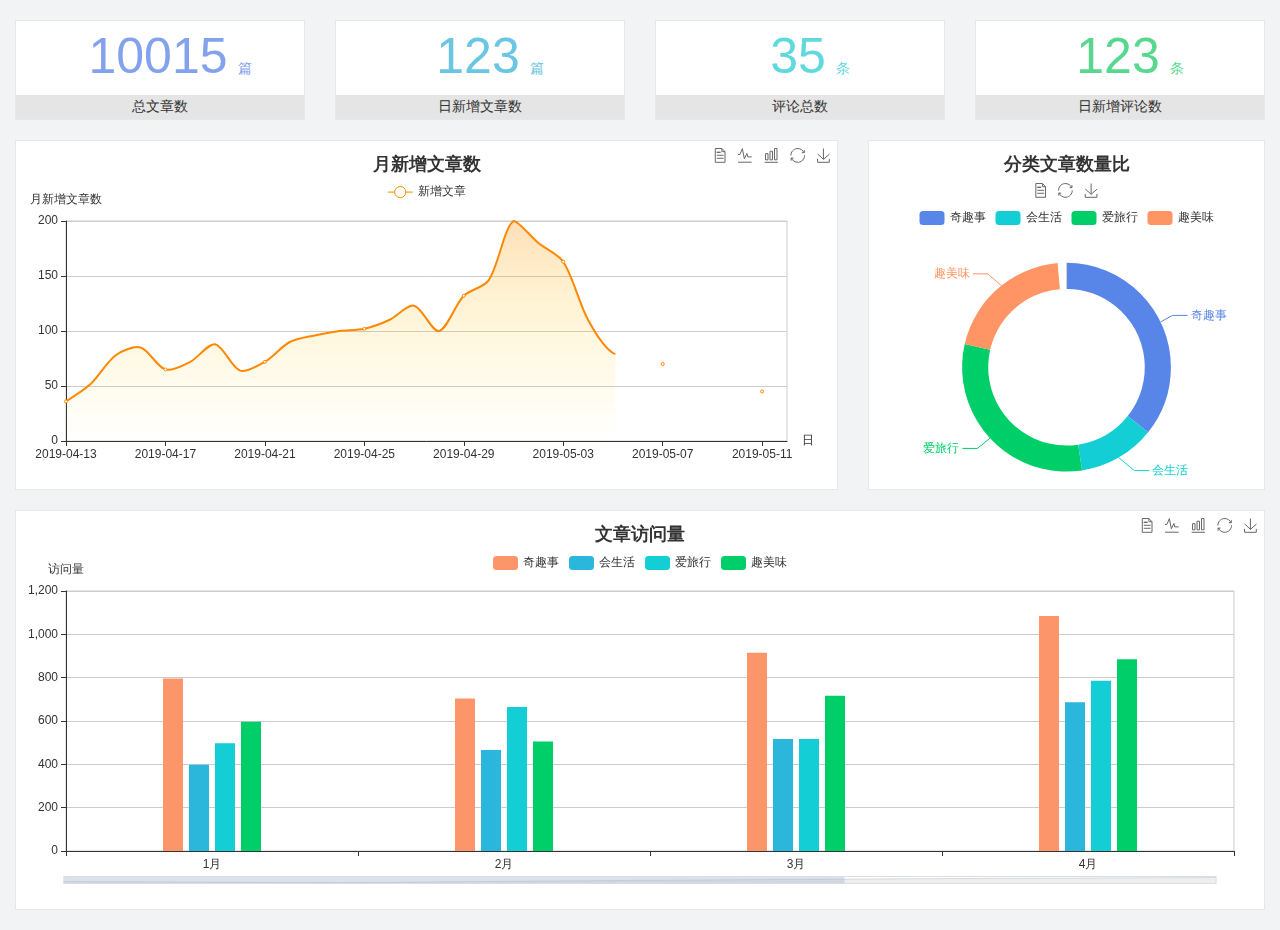
<file: home/dashboard.html>
<!DOCTYPE html>
<html lang="en">

<head>
  <meta charset="UTF-8">
  <meta name="viewport" content="width=device-width, initial-scale=1.0">
  <meta http-equiv="X-UA-Compatible" content="ie=edge">
  <title>图表统计</title>
  <link rel="stylesheet" href="../assets/lib/bootstrap.css">
  <link rel="stylesheet" href="../assets/lib/main.css">
  <!-- <link rel="stylesheet" href="../../assets/lib/bootstrap.css" />
  <link rel="stylesheet" href="../../assets/lib/main.css" /> -->

  <!-- <script src="../../assets/lib/jquery.js"></script> -->
  <script src="../assets/lib/jquery.js"></script>
  
  <!-- <script type="text/javascript" src="../../assets/lib/echarts.min.js"></script> -->
  <script type="text/javascript" src="../assets/lib/echarts.min.js"></script>
</head>

<body>
  <div class="container-fluid">
    <div class="row spannel_list">
      <div class="col-sm-3 col-xs-6">
        <div class="spannel">
          <em>10015</em><span>篇</span>
          <b>总文章数</b>
        </div>
      </div>
      <div class="col-sm-3 col-xs-6">
        <div class="spannel scolor01">
          <em>123</em><span>篇</span>
          <b>日新增文章数</b>
        </div>
      </div>
      <div class="col-sm-3 col-xs-6">
        <div class="spannel scolor02">
          <em>35</em><span>条</span>
          <b>评论总数</b>
        </div>
      </div>
      <div class="col-sm-3 col-xs-6">
        <div class="spannel scolor03">
          <em>123</em><span>条</span>
          <b>日新增评论数</b>
        </div>
      </div>
    </div>
  </div>

  <div class="container-fluid">
    <div class="row curve-pie">
      <div class="col-lg-8 col-md-8">
        <div class="gragh_pannel" id="curve_show"></div>
      </div>
      <div class="col-lg-4 col-md-4">
        <div class="gragh_pannel" id="pie_show"></div>
      </div>
    </div>
  </div>

  <div class="container-fluid">
    <div class="column_pannel" id="column_show"></div>
  </div>

  <script>
    var oChart = echarts.init(document.getElementById('curve_show'));
    var aList_all = [
      { 'count': 36, 'date': '2019-04-13' },
      { 'count': 52, 'date': '2019-04-14' },
      { 'count': 78, 'date': '2019-04-15' },
      { 'count': 85, 'date': '2019-04-16' },
      { 'count': 65, 'date': '2019-04-17' },
      { 'count': 72, 'date': '2019-04-18' },
      { 'count': 88, 'date': '2019-04-19' },
      { 'count': 64, 'date': '2019-04-20' },
      { 'count': 72, 'date': '2019-04-21' },
      { 'count': 90, 'date': '2019-04-22' },
      { 'count': 96, 'date': '2019-04-23' },
      { 'count': 100, 'date': '2019-04-24' },
      { 'count': 102, 'date': '2019-04-25' },
      { 'count': 110, 'date': '2019-04-26' },
      { 'count': 123, 'date': '2019-04-27' },
      { 'count': 100, 'date': '2019-04-28' },
      { 'count': 132, 'date': '2019-04-29' },
      { 'count': 146, 'date': '2019-04-30' },
      { 'count': 200, 'date': '2019-05-01' },
      { 'count': 180, 'date': '2019-05-02' },
      { 'count': 163, 'date': '2019-05-03' },
      { 'count': 110, 'date': '2019-05-04' },
      { 'count': 80, 'date': '2019-05-05' },
      { 'count': 82, 'date': '2019-05-06' },
      { 'count': 70, 'date': '2019-05-07' },
      { 'count': 65, 'date': '2019-05-08' },
      { 'count': 54, 'date': '2019-05-09' },
      { 'count': 40, 'date': '2019-05-10' },
      { 'count': 45, 'date': '2019-05-11' },
      { 'count': 38, 'date': '2019-05-12' },
    ];

    let aCount = [];
    let aDate = [];

    for (var i = 0; i < aList_all.length; i++) {
      aCount.push(aList_all[i].count);
      aDate.push(aList_all[i].date);
    }

    var chartopt = {
      title: {
        text: '月新增文章数',
        left: 'center',
        top: '10'
      },
      tooltip: {
        trigger: 'axis'
      },
      legend: {
        data: ['新增文章'],
        top: '40'
      },
      toolbox: {
        show: true,
        feature: {
          mark: { show: true },
          dataView: { show: true, readOnly: false },
          magicType: { show: true, type: ['line', 'bar'] },
          restore: { show: true },
          saveAsImage: { show: true }
        }
      },
      calculable: true,
      xAxis: [
        {
          name: '日',
          type: 'category',
          boundaryGap: false,
          data: aDate
        }
      ],
      yAxis: [
        {
          name: '月新增文章数',
          type: 'value'
        }
      ],
      series: [
        {
          name: '新增文章',
          type: 'line',
          smooth: true,
          itemStyle: { normal: { areaStyle: { type: 'default' }, color: '#f80' }, lineStyle: { color: '#f80' } },
          data: aCount
        }],
      areaStyle: {
        normal: {
          color: new echarts.graphic.LinearGradient(0, 0, 0, 1, [{
            offset: 0,
            color: 'rgba(255,136,0,0.39)'
          }, {
            offset: .34,
            color: 'rgba(255,180,0,0.25)'
          }, {
            offset: 1,
            color: 'rgba(255,222,0,0.00)'
          }])

        }
      },
      grid: {
        show: true,
        x: 50,
        x2: 50,
        y: 80,
        height: 220
      }
    };

    oChart.setOption(chartopt);


    var oPie = echarts.init(document.getElementById('pie_show'));
    var oPieopt =
    {
      title: {
        top: 10,
        text: '分类文章数量比',
        x: 'center'
      },
      tooltip: {
        trigger: 'item',
        formatter: "{a} <br/>{b} : {c} ({d}%)"
      },
      color: ['#5885e8', '#13cfd5', '#00ce68', '#ff9565'],
      legend: {
        x: 'center',
        top: 65,
        data: ['奇趣事', '会生活', '爱旅行', '趣美味']
      },
      toolbox: {
        show: true,
        x: 'center',
        top: 35,
        feature: {
          mark: { show: true },
          dataView: { show: true, readOnly: false },
          magicType: {
            show: true,
            type: ['pie', 'funnel'],
            option: {
              funnel: {
                x: '25%',
                width: '50%',
                funnelAlign: 'left',
                max: 1548
              }
            }
          },
          restore: { show: true },
          saveAsImage: { show: true }
        }
      },
      calculable: true,
      series: [
        {
          name: '访问来源',
          type: 'pie',
          radius: ['45%', '60%'],
          center: ['50%', '65%'],
          data: [
            { value: 300, name: '奇趣事' },
            { value: 100, name: '会生活' },
            { value: 260, name: '爱旅行' },
            { value: 180, name: '趣美味' }
          ]
        }
      ]
    };
    oPie.setOption(oPieopt);



    var oColumn = this.echarts.init(document.getElementById('column_show'));
    var oColumnopt =
    {
      title: {
        text: '文章访问量',
        left: 'center',
        top: '10'
      },
      tooltip: {
        trigger: 'axis'
      },
      legend: {
        data: ['奇趣事', '会生活', '爱旅行', '趣美味'],
        top: '40'
      },
      toolbox: {
        show: true,
        feature: {
          mark: { show: true },
          dataView: { show: true, readOnly: false },
          magicType: { show: true, type: ['line', 'bar'] },
          restore: { show: true },
          saveAsImage: { show: true }
        }
      },
      calculable: true,
      xAxis: [
        {
          type: 'category',
          data: ['1月', '2月', '3月', '4月', '5月']
        }
      ],
      yAxis: [
        {
          name: '访问量',
          type: 'value'
        }
      ],
      series: [
        {
          name: '奇趣事',
          type: 'bar',
          barWidth: 20,
          itemStyle: {
            normal: { areaStyle: { type: 'default' }, color: '#fd956a' }
          },
          data: [800, 708, 920, 1090, 1200]
        },
        {
          name: '会生活',
          type: 'bar',
          barWidth: 20,
          itemStyle: {
            normal: { areaStyle: { type: 'default' }, color: '#2bb6db' }
          },
          data: [400, 468, 520, 690, 800]
        },
        {
          name: '爱旅行',
          type: 'bar',
          barWidth: 20,
          itemStyle: {
            normal: { areaStyle: { type: 'default' }, color: '#13cfd5' }
          },
          data: [500, 668, 520, 790, 900]
        },
        {
          name: '趣美味',
          type: 'bar',
          barWidth: 20,
          itemStyle: {
            normal: { areaStyle: { type: 'default' }, color: '#00ce68' }
          },
          data: [600, 508, 720, 890, 1000]
        }
      ],
      grid: {
        show: true,
        x: 50,
        x2: 30,
        y: 80,
        height: 260
      },
      dataZoom: [//给x轴设置滚动条
        {
          start: 0,//默认为0
          end: 100 - 1000 / 31,//默认为100
          type: 'slider',
          show: true,
          xAxisIndex: [0],
          handleSize: 0,//滑动条的 左右2个滑动条的大小
          height: 8,//组件高度
          left: 45, //左边的距离
          right: 50,//右边的距离
          bottom: 26,//右边的距离
          handleColor: '#ddd',//h滑动图标的颜色
          handleStyle: {
            borderColor: "#cacaca",
            borderWidth: "1",
            shadowBlur: 2,
            background: "#ddd",
            shadowColor: "#ddd",
          }
        }]
    };
    oColumn.setOption(oColumnopt);
  </script>
</body>

</html>
</file>
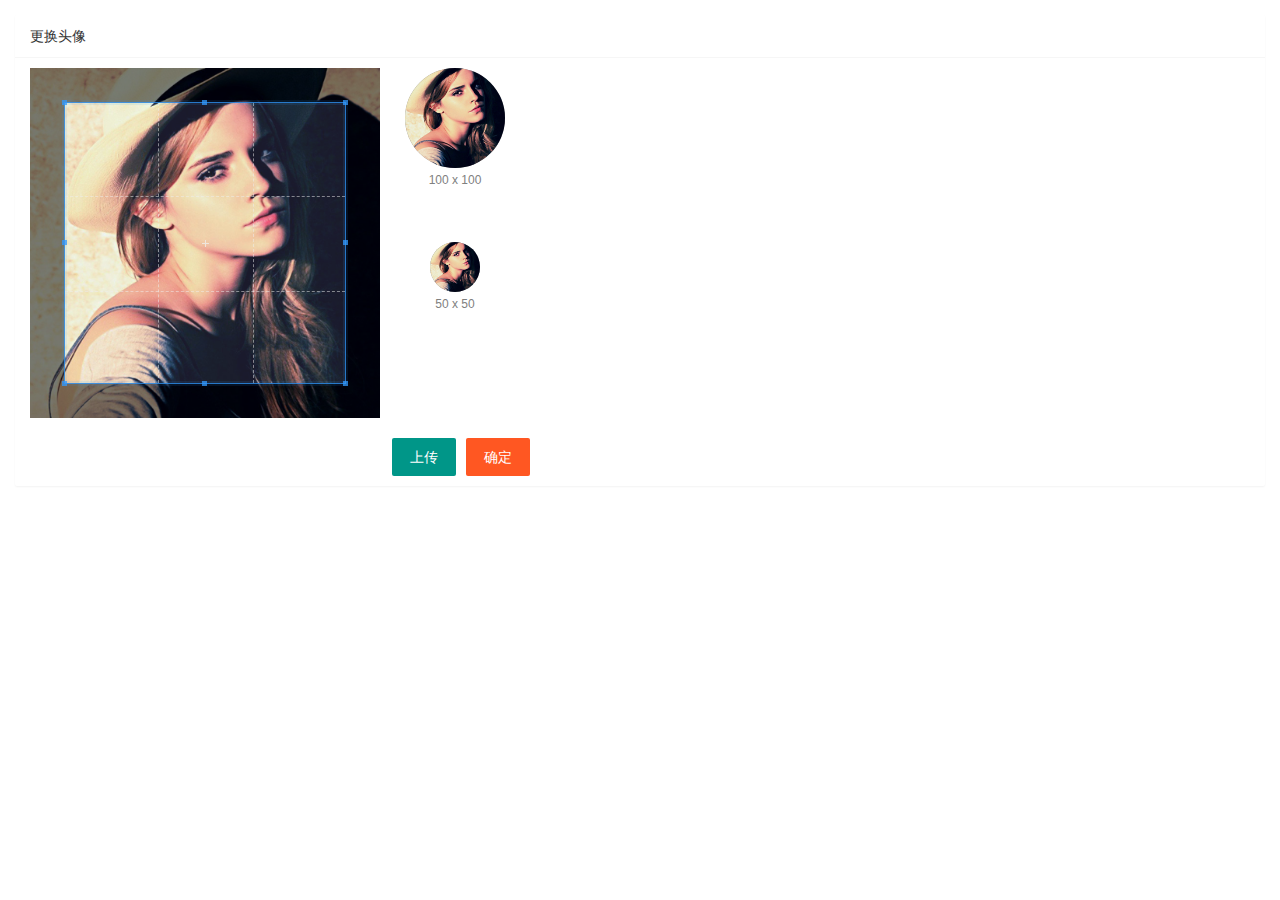
<file: user/user_avatar.html>
<!DOCTYPE html>
<html lang="en">
<head>
    <meta charset="UTF-8">
    <meta name="viewport" content="width=device-width, initial-scale=1.0">
    <title>Document</title>
    <link rel="stylesheet" href="../assets/lib/layui/css/layui.css">
    <link rel="stylesheet" href="../assets/lib/cropper/cropper.css" />
    <link rel="stylesheet" href="../assets/css/user/user_avatar.css">
</head>
<body>
    <div class="layui-card">
        <div class="layui-card-header">更换头像</div>
        <div class="layui-card-body">
            <!-- 第一行的图片裁剪和预览区域 -->
            <div class="row1">
                <!-- 图片裁剪区域 -->
                <div class="cropper-box">
                    <!-- 这个 img 标签很重要，将来会把它初始化为裁剪区域 -->
                    <img id="image" src="../assets/images/sample.jpg" />
                </div>
                <!-- 图片的预览区域 -->
                <div class="preview-box">
                    <div>
                    <!-- 宽高为 100px 的预览区域 -->
                    <div class="img-preview w100"></div>
                    <p class="size">100 x 100</p>
                    </div>
                    <div>
                    <!-- 宽高为 50px 的预览区域 -->
                    <div class="img-preview w50"></div>
                    <p class="size">50 x 50</p>
                    </div>
                </div>
            </div>
    
            <!-- 第二行的按钮区域 -->
            <div class="row2">
                <input type="file" id="file" accept="image/png,image/jpeg">
               <button type="button" class="layui-btn" id="btnChooseImage">上传</button>
               <button type="button" class="layui-btn layui-btn-danger">确定</button>
            </div>
        </div>
    </div>
    <script src="../assets/lib/layui/"></script>
      <script src="../assets/lib/jquery.js"></script>
      <script src="../assets/lib/cropper/Cropper.js"></script>
      <script src="../assets/lib/cropper/jquery-cropper.js"></script>  
      <script src="../assets/js/user/user_avatar.js"></script>
</body>
</html>
</file>
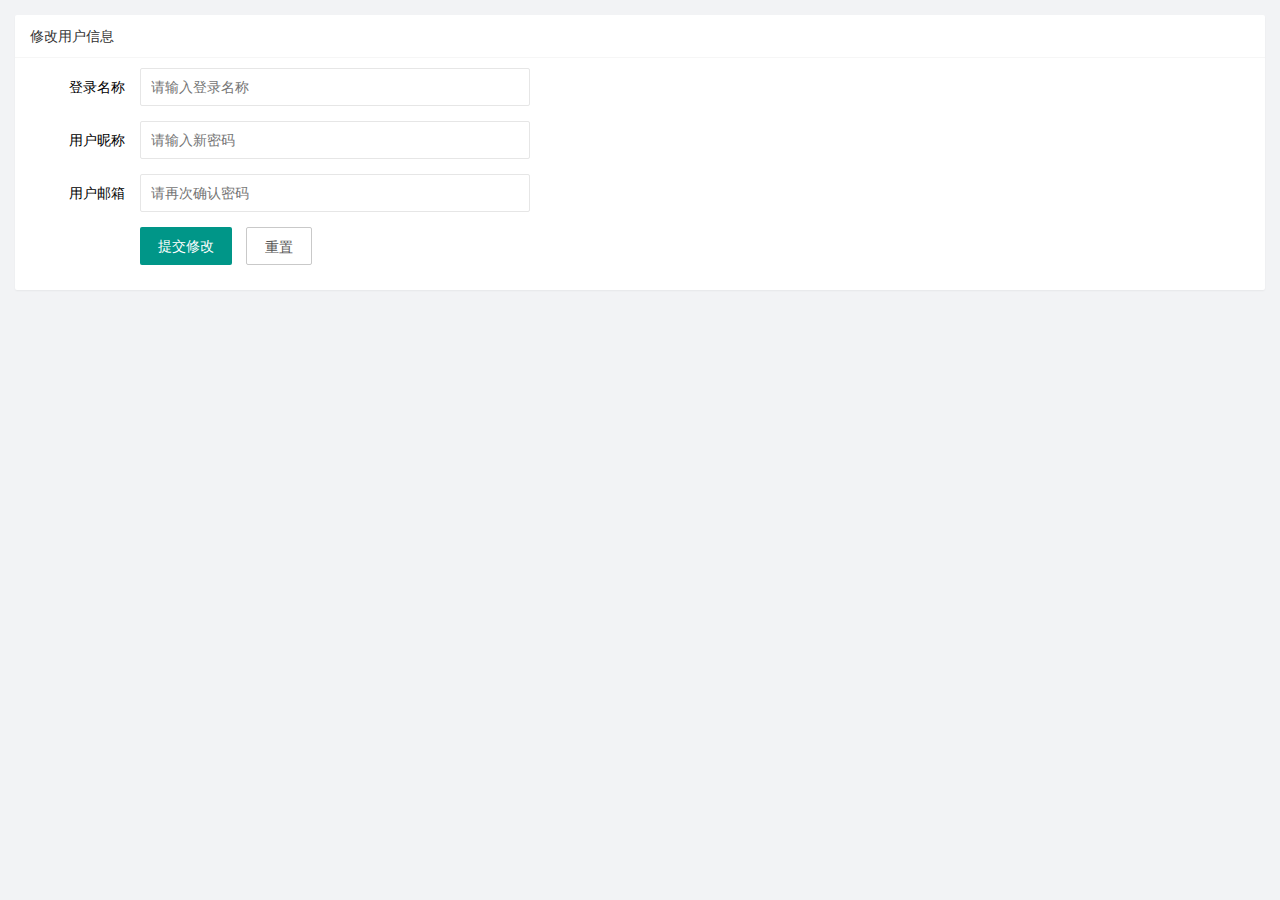
<file: user/user_info.html>
<!DOCTYPE html>
<html lang="en">
<head>
    <meta charset="UTF-8">
    <meta name="viewport" content="width=device-width, initial-scale=1.0">
    <title>Document</title>
    <!-- layui样式 -->
    <link rel="stylesheet" href="../assets/lib/layui/css/layui.css">
    <!-- 导入自己样式 -->
    <link rel="stylesheet" href="../assets/css/user/user_info.css">
    
</head>
<body>
  <div class="layui-card">
    <div class="layui-card-header">修改用户信息</div>
    <div class="layui-card-body">
        <!-- 表单 -->
        <form class="layui-form" lay-filter="formUserInfo">
            <input type="hidden" name="id">
            <div class="layui-form-item">
              <label class="layui-form-label">登录名称</label>
              <div class="layui-input-block">
                <input type="text" name="username" required lay-verify="required" placeholder="请输入登录名称" autocomplete="off" class="layui-input" readonly/>
              </div>
            </div>
            <div class="layui-form-item">
              <label class="layui-form-label">用户昵称</label>
              <div class="layui-input-block">
                <input type="text" name="nickname" required lay-verify="required|nickname" placeholder="请输入新密码" autocomplete="off" class="layui-input" />
              </div>
            </div>
            <div class="layui-form-item">
              <label class="layui-form-label">用户邮箱</label>
              <div class="layui-input-block">
                <input type="text" name="email" required lay-verify="required|email" placeholder="请再次确认密码" autocomplete="off" class="layui-input" />
              </div>
            </div>
            <div class="layui-form-item">
              <div class="layui-input-block">
                <button class="layui-btn" lay-submit lay-filter="formDemo">提交修改</button>
                <button type="reset" class="layui-btn layui-btn-primary" id="btnReset">重置</button>
              </div>
            </div>
          </form>
    </div>
  </div>

  <script src="../assets/lib/layui/layui.all.js"></script>

  <script src="../assets/lib/jquery.js"></script>

  <script src="../assets/js/baseApi.js"></script>
  <script src="../assets/js/user/user_info.js"></script>
</body>
</html>
</file>
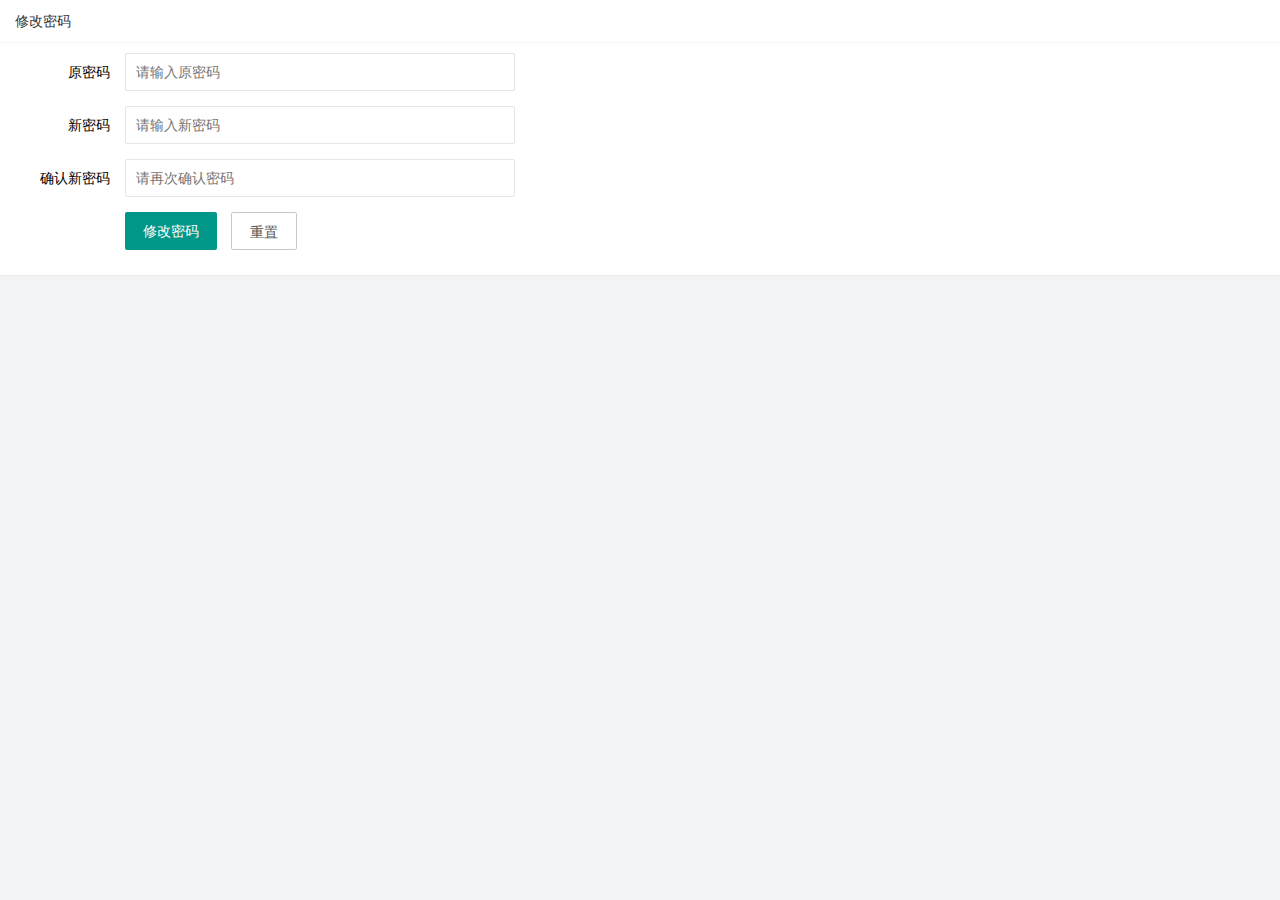
<file: user/user_pwd.html>
<!DOCTYPE html>
<html lang="en">
<head>
    <meta charset="UTF-8">
    <meta name="viewport" content="width=device-width, initial-scale=1.0">
    <title>Document</title>
    <link rel="stylesheet" href="../assets/lib/layui/css/layui.css">
    <link rel="stylesheet" href="../assets/css/user/user_pwd.css">
</head>
<body>
    <!-- 卡片区域 -->
    <div class="layui-card">
        <div class="layui-card-header">修改密码</div>
        <div class="layui-card-body">
          <form class="layui-form">
            <div class="layui-form-item">
              <label class="layui-form-label">原密码</label>
              <div class="layui-input-block">
                <input type="password" name="oldPwd" required lay-verify="required|pwd" placeholder="请输入原密码" autocomplete="off" class="layui-input" />
              </div>
            </div>
            <div class="layui-form-item">
              <label class="layui-form-label">新密码</label>
              <div class="layui-input-block">
                <input type="password" name="newPwd" required lay-verify="required|pwd|samePwd" placeholder="请输入新密码" autocomplete="off" class="layui-input" />
              </div>
            </div>
            <div class="layui-form-item">
              <label class="layui-form-label">确认新密码</label>
              <div class="layui-input-block">
                <input type="password" name="rePwd" required lay-verify="required|pwd|rePwd" placeholder="请再次确认密码" autocomplete="off" class="layui-input" />
              </div>
            </div>
            <div class="layui-form-item">
              <div class="layui-input-block">
                <button class="layui-btn" lay-submit lay-filter="formDemo">修改密码</button>
                <button type="reset" class="layui-btn layui-btn-primary">重置</button>
              </div>
            </div>
          </form>
        </div>
      </div>
    <script src="../assets/lib/layui/layui.all.js"></script>
    <script src="../assets/lib/jquery.js"></script>  
    <script src="../assets/js/baseApi.js"></script>
    <script src="../assets/js/user/user_pwd.js"></script>
</body>
</html>
</file>
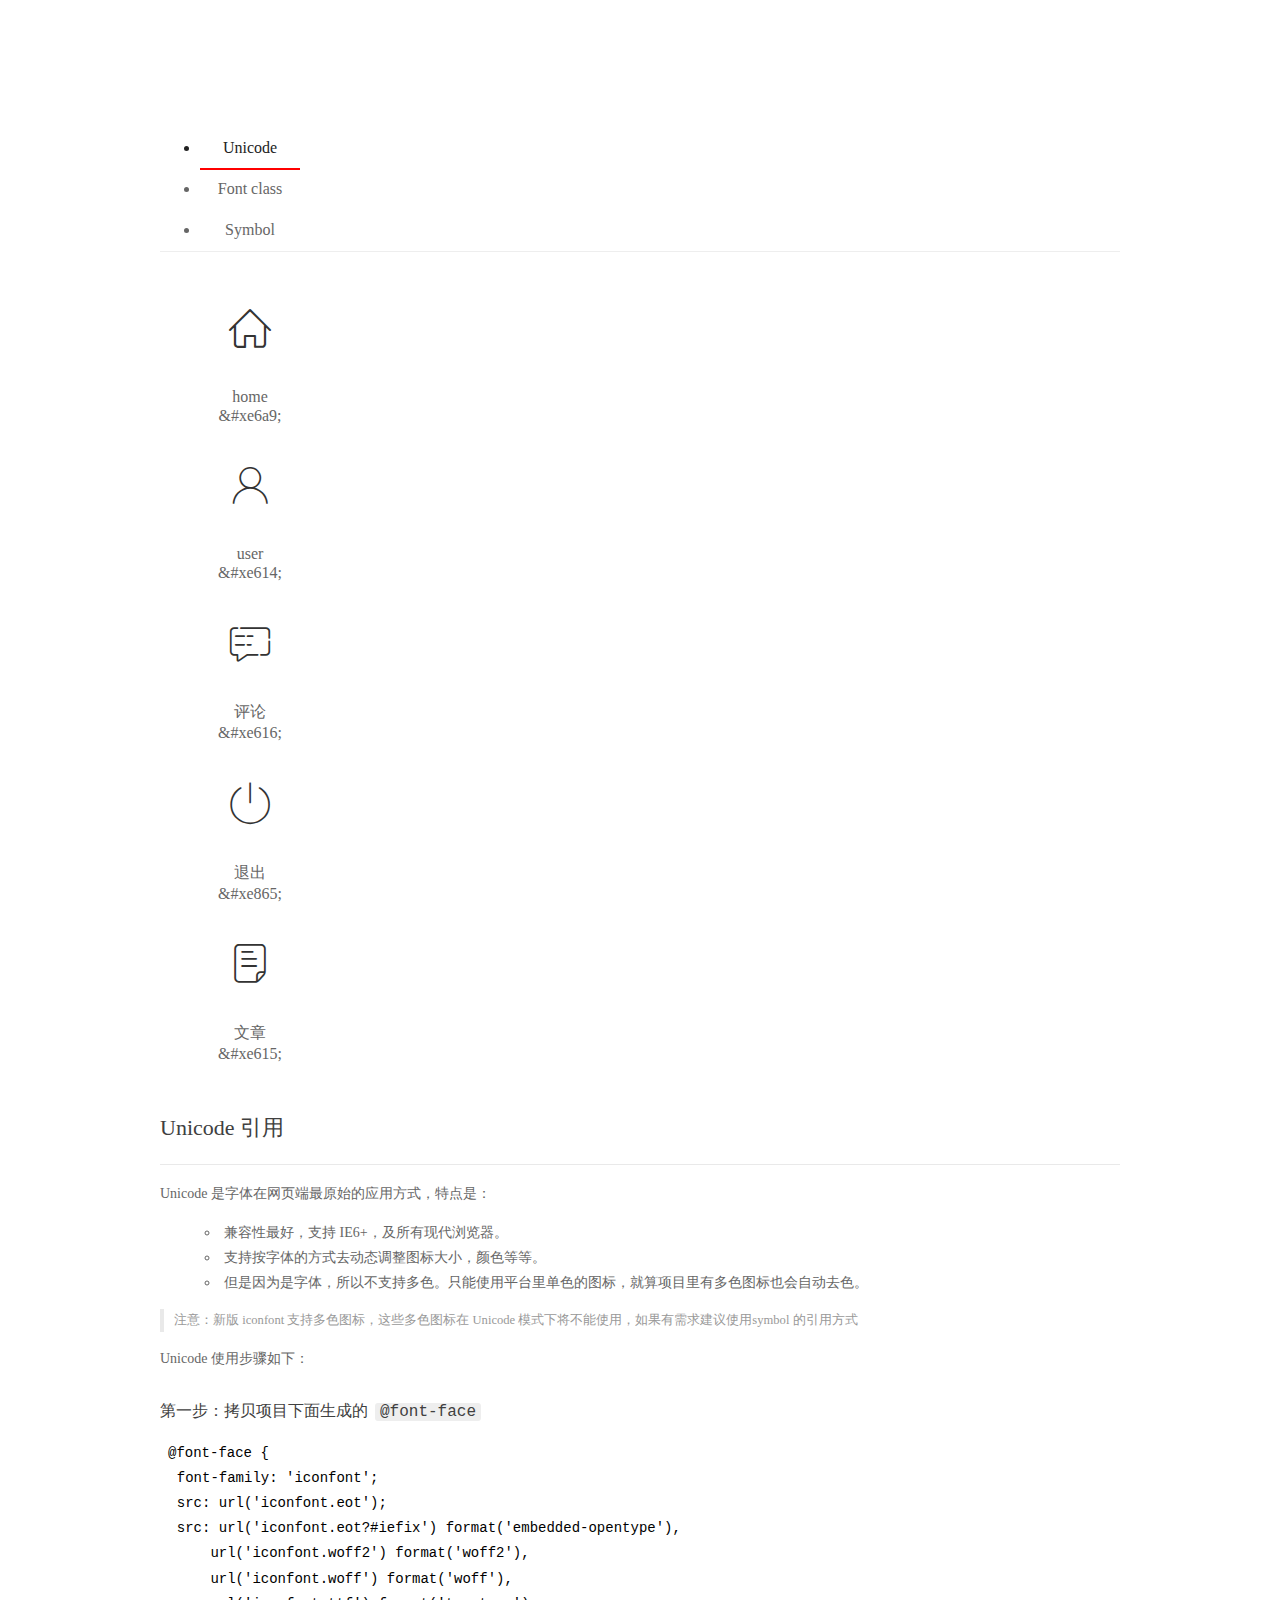
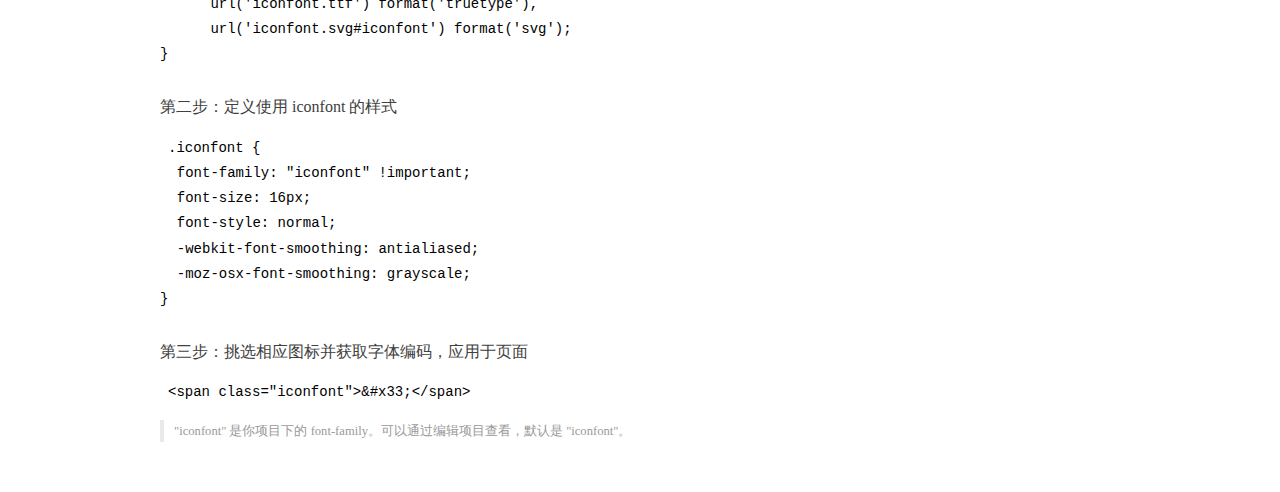
<file: assets/fonts/demo_index.html>
<!DOCTYPE html>
<html>
<head>
  <meta charset="utf-8"/>
  <title>IconFont Demo</title>
  <link rel="shortcut icon" href="https://gtms04.alicdn.com/tps/i4/TB1_oz6GVXXXXaFXpXXJDFnIXXX-64-64.ico" type="image/x-icon"/>
  <link rel="stylesheet" href="https://g.alicdn.com/thx/cube/1.3.2/cube.min.css">
  <link rel="stylesheet" href="demo.css">
  <link rel="stylesheet" href="iconfont.css">
  <script src="iconfont.js"></script>
  <!-- jQuery -->
  <script src="https://a1.alicdn.com/oss/uploads/2018/12/26/7bfddb60-08e8-11e9-9b04-53e73bb6408b.js"></script>
  <!-- 代码高亮 -->
  <script src="https://a1.alicdn.com/oss/uploads/2018/12/26/a3f714d0-08e6-11e9-8a15-ebf944d7534c.js"></script>
</head>
<body>
  <div class="main">
    <h1 class="logo"><a href="https://www.iconfont.cn/" title="iconfont 首页" target="_blank">&#xe86b;</a></h1>
    <div class="nav-tabs">
      <ul id="tabs" class="dib-box">
        <li class="dib active"><span>Unicode</span></li>
        <li class="dib"><span>Font class</span></li>
        <li class="dib"><span>Symbol</span></li>
      </ul>
      
    </div>
    <div class="tab-container">
      <div class="content unicode" style="display: block;">
          <ul class="icon_lists dib-box">
          
            <li class="dib">
              <span class="icon iconfont">&#xe6a9;</span>
                <div class="name">home</div>
                <div class="code-name">&amp;#xe6a9;</div>
              </li>
          
            <li class="dib">
              <span class="icon iconfont">&#xe614;</span>
                <div class="name">user</div>
                <div class="code-name">&amp;#xe614;</div>
              </li>
          
            <li class="dib">
              <span class="icon iconfont">&#xe616;</span>
                <div class="name">评论</div>
                <div class="code-name">&amp;#xe616;</div>
              </li>
          
            <li class="dib">
              <span class="icon iconfont">&#xe865;</span>
                <div class="name">退出</div>
                <div class="code-name">&amp;#xe865;</div>
              </li>
          
            <li class="dib">
              <span class="icon iconfont">&#xe615;</span>
                <div class="name">文章</div>
                <div class="code-name">&amp;#xe615;</div>
              </li>
          
          </ul>
          <div class="article markdown">
          <h2 id="unicode-">Unicode 引用</h2>
          <hr>

          <p>Unicode 是字体在网页端最原始的应用方式，特点是：</p>
          <ul>
            <li>兼容性最好，支持 IE6+，及所有现代浏览器。</li>
            <li>支持按字体的方式去动态调整图标大小，颜色等等。</li>
            <li>但是因为是字体，所以不支持多色。只能使用平台里单色的图标，就算项目里有多色图标也会自动去色。</li>
          </ul>
          <blockquote>
            <p>注意：新版 iconfont 支持多色图标，这些多色图标在 Unicode 模式下将不能使用，如果有需求建议使用symbol 的引用方式</p>
          </blockquote>
          <p>Unicode 使用步骤如下：</p>
          <h3 id="-font-face">第一步：拷贝项目下面生成的 <code>@font-face</code></h3>
<pre><code class="language-css"
>@font-face {
  font-family: 'iconfont';
  src: url('iconfont.eot');
  src: url('iconfont.eot?#iefix') format('embedded-opentype'),
      url('iconfont.woff2') format('woff2'),
      url('iconfont.woff') format('woff'),
      url('iconfont.ttf') format('truetype'),
      url('iconfont.svg#iconfont') format('svg');
}
</code></pre>
          <h3 id="-iconfont-">第二步：定义使用 iconfont 的样式</h3>
<pre><code class="language-css"
>.iconfont {
  font-family: "iconfont" !important;
  font-size: 16px;
  font-style: normal;
  -webkit-font-smoothing: antialiased;
  -moz-osx-font-smoothing: grayscale;
}
</code></pre>
          <h3 id="-">第三步：挑选相应图标并获取字体编码，应用于页面</h3>
<pre>
<code class="language-html"
>&lt;span class="iconfont"&gt;&amp;#x33;&lt;/span&gt;
</code></pre>
          <blockquote>
            <p>"iconfont" 是你项目下的 font-family。可以通过编辑项目查看，默认是 "iconfont"。</p>
          </blockquote>
          </div>
      </div>
      <div class="content font-class">
        <ul class="icon_lists dib-box">
          
          <li class="dib">
            <span class="icon iconfont icon-home"></span>
            <div class="name">
              home
            </div>
            <div class="code-name">.icon-home
            </div>
          </li>
          
          <li class="dib">
            <span class="icon iconfont icon-user"></span>
            <div class="name">
              user
            </div>
            <div class="code-name">.icon-user
            </div>
          </li>
          
          <li class="dib">
            <span class="icon iconfont icon-pinglun"></span>
            <div class="name">
              评论
            </div>
            <div class="code-name">.icon-pinglun
            </div>
          </li>
          
          <li class="dib">
            <span class="icon iconfont icon-tuichu"></span>
            <div class="name">
              退出
            </div>
            <div class="code-name">.icon-tuichu
            </div>
          </li>
          
          <li class="dib">
            <span class="icon iconfont icon-16"></span>
            <div class="name">
              文章
            </div>
            <div class="code-name">.icon-16
            </div>
          </li>
          
        </ul>
        <div class="article markdown">
        <h2 id="font-class-">font-class 引用</h2>
        <hr>

        <p>font-class 是 Unicode 使用方式的一种变种，主要是解决 Unicode 书写不直观，语意不明确的问题。</p>
        <p>与 Unicode 使用方式相比，具有如下特点：</p>
        <ul>
          <li>兼容性良好，支持 IE8+，及所有现代浏览器。</li>
          <li>相比于 Unicode 语意明确，书写更直观。可以很容易分辨这个 icon 是什么。</li>
          <li>因为使用 class 来定义图标，所以当要替换图标时，只需要修改 class 里面的 Unicode 引用。</li>
          <li>不过因为本质上还是使用的字体，所以多色图标还是不支持的。</li>
        </ul>
        <p>使用步骤如下：</p>
        <h3 id="-fontclass-">第一步：引入项目下面生成的 fontclass 代码：</h3>
<pre><code class="language-html">&lt;link rel="stylesheet" href="./iconfont.css"&gt;
</code></pre>
        <h3 id="-">第二步：挑选相应图标并获取类名，应用于页面：</h3>
<pre><code class="language-html">&lt;span class="iconfont icon-xxx"&gt;&lt;/span&gt;
</code></pre>
        <blockquote>
          <p>"
            iconfont" 是你项目下的 font-family。可以通过编辑项目查看，默认是 "iconfont"。</p>
        </blockquote>
      </div>
      </div>
      <div class="content symbol">
          <ul class="icon_lists dib-box">
          
            <li class="dib">
                <svg class="icon svg-icon" aria-hidden="true">
                  <use xlink:href="#icon-home"></use>
                </svg>
                <div class="name">home</div>
                <div class="code-name">#icon-home</div>
            </li>
          
            <li class="dib">
                <svg class="icon svg-icon" aria-hidden="true">
                  <use xlink:href="#icon-user"></use>
                </svg>
                <div class="name">user</div>
                <div class="code-name">#icon-user</div>
            </li>
          
            <li class="dib">
                <svg class="icon svg-icon" aria-hidden="true">
                  <use xlink:href="#icon-pinglun"></use>
                </svg>
                <div class="name">评论</div>
                <div class="code-name">#icon-pinglun</div>
            </li>
          
            <li class="dib">
                <svg class="icon svg-icon" aria-hidden="true">
                  <use xlink:href="#icon-tuichu"></use>
                </svg>
                <div class="name">退出</div>
                <div class="code-name">#icon-tuichu</div>
            </li>
          
            <li class="dib">
                <svg class="icon svg-icon" aria-hidden="true">
                  <use xlink:href="#icon-16"></use>
                </svg>
                <div class="name">文章</div>
                <div class="code-name">#icon-16</div>
            </li>
          
          </ul>
          <div class="article markdown">
          <h2 id="symbol-">Symbol 引用</h2>
          <hr>

          <p>这是一种全新的使用方式，应该说这才是未来的主流，也是平台目前推荐的用法。相关介绍可以参考这篇<a href="">文章</a>
            这种用法其实是做了一个 SVG 的集合，与另外两种相比具有如下特点：</p>
          <ul>
            <li>支持多色图标了，不再受单色限制。</li>
            <li>通过一些技巧，支持像字体那样，通过 <code>font-size</code>, <code>color</code> 来调整样式。</li>
            <li>兼容性较差，支持 IE9+，及现代浏览器。</li>
            <li>浏览器渲染 SVG 的性能一般，还不如 png。</li>
          </ul>
          <p>使用步骤如下：</p>
          <h3 id="-symbol-">第一步：引入项目下面生成的 symbol 代码：</h3>
<pre><code class="language-html">&lt;script src="./iconfont.js"&gt;&lt;/script&gt;
</code></pre>
          <h3 id="-css-">第二步：加入通用 CSS 代码（引入一次就行）：</h3>
<pre><code class="language-html">&lt;style&gt;
.icon {
  width: 1em;
  height: 1em;
  vertical-align: -0.15em;
  fill: currentColor;
  overflow: hidden;
}
&lt;/style&gt;
</code></pre>
          <h3 id="-">第三步：挑选相应图标并获取类名，应用于页面：</h3>
<pre><code class="language-html">&lt;svg class="icon" aria-hidden="true"&gt;
  &lt;use xlink:href="#icon-xxx"&gt;&lt;/use&gt;
&lt;/svg&gt;
</code></pre>
          </div>
      </div>

    </div>
  </div>
  <script>
  $(document).ready(function () {
      $('.tab-container .content:first').show()

      $('#tabs li').click(function (e) {
        var tabContent = $('.tab-container .content')
        var index = $(this).index()

        if ($(this).hasClass('active')) {
          return
        } else {
          $('#tabs li').removeClass('active')
          $(this).addClass('active')

          tabContent.hide().eq(index).fadeIn()
        }
      })
    })
  </script>
</body>
</html>
</file>
<file: assets/lib/main.css>
body{
    font-family:'MicroSoft YaHei';
    background-color: #f2f3f5;
}
.main_wrap{
    position:fixed;
    width:100%;
    height:100%;
    left:0px;
    top:0px;
    background:url('../images/login_bg.jpg'); 
    background-size:100% 100%; 
  }
.header{
    width:1200px;
    overflow: hidden;
    margin:20px auto 0;
}
.heade .logo{
    float: left;
}
.header .copyright{
    float:right;
    font-size:12px;
    color:#fff;
    text-align:right;
    line-height:20px;
    margin-top:10px;
}
.login_form_con{
    position:absolute;
    left:50%;
    top:50%;
    margin-left:-200px;
    margin-top:-155px;
    width:400px;
    height:310px;
    background-color: #edeff0;
}

.login_form{
    position: relative;
}

.login_form .icon-user{
    position:absolute;
    font-size:16px;
    color:#999;
    left:46px;
    top:12px;
}
.login_form .icon-key{
    position:absolute;
    font-size:18px;
    color:#999;
    left:46px;
    top:78px;
}
.login_title{
    height:60px;
    background:url('../images/login_title.png') center center no-repeat #fff;
}
.input_txt,.input_pass,.input_sub{
    display:block;
    width:334px;
    height:37px;
    padding:0px;
    text-indent:40px;
    border:1px solid #ddd;
    margin:27px auto 0;
    outline:none;
}
.input_sub{
    margin-top:40px;
    height:42px;
    background-color: #19b9e7;
    text-indent:0px;
    font-size:18px;
    color:#fff;
    cursor: pointer;
}
.input_sub:hover{
    background-color: #08a0cc;
}

.sider{
    position:fixed;
    left:0;
    top:0;
    bottom:0;
    width:210px;
    background-color: #323745;
}
.sider .logo{
    display:block;
    height:56px;
    background-color: #242732;
    overflow: hidden;
}
.sider .logo img{
    display:block;
    margin:6px auto 0;
}
.user_info{
    height:79px;
    border-bottom:1px solid #5a5e6b;
}

.user_info img{
    float: left;
    width:40px;
    height:40px;
    border-radius:20px;
    margin:19px 0 0 30px;
}
.user_info span{
    float: left;
    width:120px;
    font-size:12px;
    color:#fff;
    margin:23px 0 0 20px;
}
.user_info b{
    float: left;
    width: 120px;
    font-weight:normal;
    font-size:12px;
    color:#adafb5;
    margin:2px 0 0 20px;
}

.menu .level01{
    height:50px;
    line-height:50px;
}
.menu .level01 a{
    display:block;
    height:50px;
    font-size:12px;
    color:#adafb5;
    overflow: hidden;
}
.menu .level01.active a{
    background-color: #1378f0;
    color:#fff;
}
.menu .level01.active i{
    color:#fff;
}

.menu .level01 a:hover{
    background-color: #1378f0;
    color:#fff;
}
.menu .level01 a:hover i{
    color:#fff;
}
.menu .level01 i{
    color:#61646f;
    font-size:22px;
    float: left;
    margin-left:26px;
}
.menu .level01 span{
    float: left;
    margin-left:10px;
}
.menu .level01 b{
    float: right;
    margin-right:20px;
    font-weight:normal;
    transform:rotate(90deg);
    transition:all 500ms ease;
}

.menu .level01 .rotate0{
    transform:rotate(0deg);
}

.menu .level02{
    background: #242732;
    display:none;
}


.menu .level02 li{
    height:40px;
    line-height:40px;
}
.menu .level02 li a{
    display:block;
    height:40px;
    font-size:12px;
    color:#adafb5;
    overflow: hidden;
}

.menu .level02 li a:hover{
    background-color: #1378f0;
    color:#fff;
}

.menu .level02 li i{
    font-size:12px;
    float: left;
    margin-left:60px;
}
.menu .level02 li span{
    font-size:12px;
    float: left;
    margin-left:5px;
}

.menu .level02 .active a{
    color:#ffae00;
}

.header_bar{
    position:fixed;
    left:210px;
    right:0;
    top:0;
    height:56px;
    background-color: #fff;
}

.main{
    position:fixed;
    left:210px;
    top:56px;
    right:0;
    bottom:0;
    background-color: #f2f3f5;
}

.search_form{
    width:218px;
    height:33px;
    border:1px solid #ddd;
    background-color: #f2f3f5;
    border-radius:16px;
    float: left;
    margin:12px 0 0 27px;
}

.search_form input{
    padding:0px;
    margin:0px;
    border:0px;
    float: left;
    background-color: #f2f3f5;
    font-size:12px;
    width:175px;
    height:31px;
    margin-left:12px;
    outline:none;
   
}

.search_form .icon-search{
    line-height:33px;
    cursor: pointer;
    font-size:18px;
    color:#abaebb;
}
.user_center_link{
    float:right;

}
.user_center_link a{
    line-height:56px;
    font-size:12px;
    color:#999;
    margin-right:15px;
}
.user_center_link a:hover{
    color:#ffae00
}

.user_center_link img{
    width:42px;
    height:42px;
    border-radius:32px;
    margin-right:10px;
}

.spannel_list{
    margin-top:20px;
}

.spannel{
	height:100px;
	overflow:hidden;
	text-align:center;
    position:relative;
    background-color: #fff;
    border:1px solid #e7e7e9;
    margin-bottom:20px;
}

.spannel em{
    font-style:normal;
	font-size:50px;
	line-height:50px;
	display:inline-block;
	margin:10px 0 0 20px;
	font-family:'Arial';
	color:#83a2ed;
}

.spannel span{
	font-size:14px;
	display:inline-block;
	color:#83a2ed;
	margin-left:10px;
}

.spannel b{
	position:absolute;
	left:0;
	bottom:0;
	width:100%;
	line-height:24px;
	background:#e5e5e5;
	color:#333;
	font-size:14px;
	font-weight:normal;
}

.scolor01 em,.scolor01 span{
	color:#6ac6e2;
}

.scolor02 em,.scolor02 span{
	color:#5fd9de;
}

.scolor03 em,.scolor03 span{
	color:#58d88e;
}


.gragh_pannel{
    height:350px;
    border:1px solid #e7e7e9;
    background-color: #fff!important; 
    margin-bottom:20px;  
}

.column_pannel{
    margin-bottom:20px;
    height:400px;
    border:1px solid #e7e7e9;
    background-color: #fff!important;   
}

.common_title{
    line-height:42px;
    background-color: #fbfbfb;
    border:1px solid #e7e7e9;
    margin-top:20px;
    text-indent: 15px;
    font-size:14px;
    color:#333;
}

.common_con{
    border:1px solid #e7e7e9;
    border-top:0px;
    background-color: #fff;
    padding-bottom:20px;
    margin-bottom:20px;
}
.opt_btns{
    margin-top:20px;
}

.mp20{
    margin-top:20px;
}

.pagination{   
   margin:0;
}

.article_form{
    margin-top:20px;
}

.form-group{
    margin-bottom:25px;
}

.form-group label{
    font-weight:normal;
    color:#666;
}

.icon-icondate{
    line-height:16px;
}

.user_pic{
    width:100px;
    height:100px;
    margin-bottom:10px;
}

.article_cover{
    width:200px;
    height:200px;
    margin-bottom:10px;
}
</file>
<file: assets/lib/layui/css/layui.css>
/** layui-v2.5.5 MIT License By https://www.layui.com */
 .layui-inline,img{display:inline-block;vertical-align:middle}h1,h2,h3,h4,h5,h6{font-weight:400}.layui-edge,.layui-header,.layui-inline,.layui-main{position:relative}.layui-body,.layui-edge,.layui-elip{overflow:hidden}.layui-btn,.layui-edge,.layui-inline,img{vertical-align:middle}.layui-btn,.layui-disabled,.layui-icon,.layui-unselect{-moz-user-select:none;-webkit-user-select:none;-ms-user-select:none}.layui-elip,.layui-form-checkbox span,.layui-form-pane .layui-form-label{text-overflow:ellipsis;white-space:nowrap}.layui-breadcrumb,.layui-tree-btnGroup{visibility:hidden}blockquote,body,button,dd,div,dl,dt,form,h1,h2,h3,h4,h5,h6,input,li,ol,p,pre,td,textarea,th,ul{margin:0;padding:0;-webkit-tap-highlight-color:rgba(0,0,0,0)}a:active,a:hover{outline:0}img{border:none}li{list-style:none}table{border-collapse:collapse;border-spacing:0}h4,h5,h6{font-size:100%}button,input,optgroup,option,select,textarea{font-family:inherit;font-size:inherit;font-style:inherit;font-weight:inherit;outline:0}pre{white-space:pre-wrap;white-space:-moz-pre-wrap;white-space:-pre-wrap;white-space:-o-pre-wrap;word-wrap:break-word}body{line-height:24px;font:14px Helvetica Neue,Helvetica,PingFang SC,Tahoma,Arial,sans-serif}hr{height:1px;margin:10px 0;border:0;clear:both}a{color:#333;text-decoration:none}a:hover{color:#777}a cite{font-style:normal;*cursor:pointer}.layui-border-box,.layui-border-box *{box-sizing:border-box}.layui-box,.layui-box *{box-sizing:content-box}.layui-clear{clear:both;*zoom:1}.layui-clear:after{content:'\20';clear:both;*zoom:1;display:block;height:0}.layui-inline{*display:inline;*zoom:1}.layui-edge{display:inline-block;width:0;height:0;border-width:6px;border-style:dashed;border-color:transparent}.layui-edge-top{top:-4px;border-bottom-color:#999;border-bottom-style:solid}.layui-edge-right{border-left-color:#999;border-left-style:solid}.layui-edge-bottom{top:2px;border-top-color:#999;border-top-style:solid}.layui-edge-left{border-right-color:#999;border-right-style:solid}.layui-disabled,.layui-disabled:hover{color:#d2d2d2!important;cursor:not-allowed!important}.layui-circle{border-radius:100%}.layui-show{display:block!important}.layui-hide{display:none!important}@font-face{font-family:layui-icon;src:url(../font/iconfont.eot?v=250);src:url(../font/iconfont.eot?v=250#iefix) format('embedded-opentype'),url(../font/iconfont.woff2?v=250) format('woff2'),url(../font/iconfont.woff?v=250) format('woff'),url(../font/iconfont.ttf?v=250) format('truetype'),url(../font/iconfont.svg?v=250#layui-icon) format('svg')}.layui-icon{font-family:layui-icon!important;font-size:16px;font-style:normal;-webkit-font-smoothing:antialiased;-moz-osx-font-smoothing:grayscale}.layui-icon-reply-fill:before{content:"\e611"}.layui-icon-set-fill:before{content:"\e614"}.layui-icon-menu-fill:before{content:"\e60f"}.layui-icon-search:before{content:"\e615"}.layui-icon-share:before{content:"\e641"}.layui-icon-set-sm:before{content:"\e620"}.layui-icon-engine:before{content:"\e628"}.layui-icon-close:before{content:"\1006"}.layui-icon-close-fill:before{content:"\1007"}.layui-icon-chart-screen:before{content:"\e629"}.layui-icon-star:before{content:"\e600"}.layui-icon-circle-dot:before{content:"\e617"}.layui-icon-chat:before{content:"\e606"}.layui-icon-release:before{content:"\e609"}.layui-icon-list:before{content:"\e60a"}.layui-icon-chart:before{content:"\e62c"}.layui-icon-ok-circle:before{content:"\1005"}.layui-icon-layim-theme:before{content:"\e61b"}.layui-icon-table:before{content:"\e62d"}.layui-icon-right:before{content:"\e602"}.layui-icon-left:before{content:"\e603"}.layui-icon-cart-simple:before{content:"\e698"}.layui-icon-face-cry:before{content:"\e69c"}.layui-icon-face-smile:before{content:"\e6af"}.layui-icon-survey:before{content:"\e6b2"}.layui-icon-tree:before{content:"\e62e"}.layui-icon-upload-circle:before{content:"\e62f"}.layui-icon-add-circle:before{content:"\e61f"}.layui-icon-download-circle:before{content:"\e601"}.layui-icon-templeate-1:before{content:"\e630"}.layui-icon-util:before{content:"\e631"}.layui-icon-face-surprised:before{content:"\e664"}.layui-icon-edit:before{content:"\e642"}.layui-icon-speaker:before{content:"\e645"}.layui-icon-down:before{content:"\e61a"}.layui-icon-file:before{content:"\e621"}.layui-icon-layouts:before{content:"\e632"}.layui-icon-rate-half:before{content:"\e6c9"}.layui-icon-add-circle-fine:before{content:"\e608"}.layui-icon-prev-circle:before{content:"\e633"}.layui-icon-read:before{content:"\e705"}.layui-icon-404:before{content:"\e61c"}.layui-icon-carousel:before{content:"\e634"}.layui-icon-help:before{content:"\e607"}.layui-icon-code-circle:before{content:"\e635"}.layui-icon-water:before{content:"\e636"}.layui-icon-username:before{content:"\e66f"}.layui-icon-find-fill:before{content:"\e670"}.layui-icon-about:before{content:"\e60b"}.layui-icon-location:before{content:"\e715"}.layui-icon-up:before{content:"\e619"}.layui-icon-pause:before{content:"\e651"}.layui-icon-date:before{content:"\e637"}.layui-icon-layim-uploadfile:before{content:"\e61d"}.layui-icon-delete:before{content:"\e640"}.layui-icon-play:before{content:"\e652"}.layui-icon-top:before{content:"\e604"}.layui-icon-friends:before{content:"\e612"}.layui-icon-refresh-3:before{content:"\e9aa"}.layui-icon-ok:before{content:"\e605"}.layui-icon-layer:before{content:"\e638"}.layui-icon-face-smile-fine:before{content:"\e60c"}.layui-icon-dollar:before{content:"\e659"}.layui-icon-group:before{content:"\e613"}.layui-icon-layim-download:before{content:"\e61e"}.layui-icon-picture-fine:before{content:"\e60d"}.layui-icon-link:before{content:"\e64c"}.layui-icon-diamond:before{content:"\e735"}.layui-icon-log:before{content:"\e60e"}.layui-icon-rate-solid:before{content:"\e67a"}.layui-icon-fonts-del:before{content:"\e64f"}.layui-icon-unlink:before{content:"\e64d"}.layui-icon-fonts-clear:before{content:"\e639"}.layui-icon-triangle-r:before{content:"\e623"}.layui-icon-circle:before{content:"\e63f"}.layui-icon-radio:before{content:"\e643"}.layui-icon-align-center:before{content:"\e647"}.layui-icon-align-right:before{content:"\e648"}.layui-icon-align-left:before{content:"\e649"}.layui-icon-loading-1:before{content:"\e63e"}.layui-icon-return:before{content:"\e65c"}.layui-icon-fonts-strong:before{content:"\e62b"}.layui-icon-upload:before{content:"\e67c"}.layui-icon-dialogue:before{content:"\e63a"}.layui-icon-video:before{content:"\e6ed"}.layui-icon-headset:before{content:"\e6fc"}.layui-icon-cellphone-fine:before{content:"\e63b"}.layui-icon-add-1:before{content:"\e654"}.layui-icon-face-smile-b:before{content:"\e650"}.layui-icon-fonts-html:before{content:"\e64b"}.layui-icon-form:before{content:"\e63c"}.layui-icon-cart:before{content:"\e657"}.layui-icon-camera-fill:before{content:"\e65d"}.layui-icon-tabs:before{content:"\e62a"}.layui-icon-fonts-code:before{content:"\e64e"}.layui-icon-fire:before{content:"\e756"}.layui-icon-set:before{content:"\e716"}.layui-icon-fonts-u:before{content:"\e646"}.layui-icon-triangle-d:before{content:"\e625"}.layui-icon-tips:before{content:"\e702"}.layui-icon-picture:before{content:"\e64a"}.layui-icon-more-vertical:before{content:"\e671"}.layui-icon-flag:before{content:"\e66c"}.layui-icon-loading:before{content:"\e63d"}.layui-icon-fonts-i:before{content:"\e644"}.layui-icon-refresh-1:before{content:"\e666"}.layui-icon-rmb:before{content:"\e65e"}.layui-icon-home:before{content:"\e68e"}.layui-icon-user:before{content:"\e770"}.layui-icon-notice:before{content:"\e667"}.layui-icon-login-weibo:before{content:"\e675"}.layui-icon-voice:before{content:"\e688"}.layui-icon-upload-drag:before{content:"\e681"}.layui-icon-login-qq:before{content:"\e676"}.layui-icon-snowflake:before{content:"\e6b1"}.layui-icon-file-b:before{content:"\e655"}.layui-icon-template:before{content:"\e663"}.layui-icon-auz:before{content:"\e672"}.layui-icon-console:before{content:"\e665"}.layui-icon-app:before{content:"\e653"}.layui-icon-prev:before{content:"\e65a"}.layui-icon-website:before{content:"\e7ae"}.layui-icon-next:before{content:"\e65b"}.layui-icon-component:before{content:"\e857"}.layui-icon-more:before{content:"\e65f"}.layui-icon-login-wechat:before{content:"\e677"}.layui-icon-shrink-right:before{content:"\e668"}.layui-icon-spread-left:before{content:"\e66b"}.layui-icon-camera:before{content:"\e660"}.layui-icon-note:before{content:"\e66e"}.layui-icon-refresh:before{content:"\e669"}.layui-icon-female:before{content:"\e661"}.layui-icon-male:before{content:"\e662"}.layui-icon-password:before{content:"\e673"}.layui-icon-senior:before{content:"\e674"}.layui-icon-theme:before{content:"\e66a"}.layui-icon-tread:before{content:"\e6c5"}.layui-icon-praise:before{content:"\e6c6"}.layui-icon-star-fill:before{content:"\e658"}.layui-icon-rate:before{content:"\e67b"}.layui-icon-template-1:before{content:"\e656"}.layui-icon-vercode:before{content:"\e679"}.layui-icon-cellphone:before{content:"\e678"}.layui-icon-screen-full:before{content:"\e622"}.layui-icon-screen-restore:before{content:"\e758"}.layui-icon-cols:before{content:"\e610"}.layui-icon-export:before{content:"\e67d"}.layui-icon-print:before{content:"\e66d"}.layui-icon-slider:before{content:"\e714"}.layui-icon-addition:before{content:"\e624"}.layui-icon-subtraction:before{content:"\e67e"}.layui-icon-service:before{content:"\e626"}.layui-icon-transfer:before{content:"\e691"}.layui-main{width:1140px;margin:0 auto}.layui-header{z-index:1000;height:60px}.layui-header a:hover{transition:all .5s;-webkit-transition:all .5s}.layui-side{position:fixed;left:0;top:0;bottom:0;z-index:999;width:200px;overflow-x:hidden}.layui-side-scroll{position:relative;width:220px;height:100%;overflow-x:hidden}.layui-body{position:absolute;left:200px;right:0;top:0;bottom:0;z-index:998;width:auto;overflow-y:auto;box-sizing:border-box}.layui-layout-body{overflow:hidden}.layui-layout-admin .layui-header{background-color:#23262E}.layui-layout-admin .layui-side{top:60px;width:200px;overflow-x:hidden}.layui-layout-admin .layui-body{position:fixed;top:60px;bottom:44px}.layui-layout-admin .layui-main{width:auto;margin:0 15px}.layui-layout-admin .layui-footer{position:fixed;left:200px;right:0;bottom:0;height:44px;line-height:44px;padding:0 15px;background-color:#eee}.layui-layout-admin .layui-logo{position:absolute;left:0;top:0;width:200px;height:100%;line-height:60px;text-align:center;color:#009688;font-size:16px}.layui-layout-admin .layui-header .layui-nav{background:0 0}.layui-layout-left{position:absolute!important;left:200px;top:0}.layui-layout-right{position:absolute!important;right:0;top:0}.layui-container{position:relative;margin:0 auto;padding:0 15px;box-sizing:border-box}.layui-fluid{position:relative;margin:0 auto;padding:0 15px}.layui-row:after,.layui-row:before{content:'';display:block;clear:both}.layui-col-lg1,.layui-col-lg10,.layui-col-lg11,.layui-col-lg12,.layui-col-lg2,.layui-col-lg3,.layui-col-lg4,.layui-col-lg5,.layui-col-lg6,.layui-col-lg7,.layui-col-lg8,.layui-col-lg9,.layui-col-md1,.layui-col-md10,.layui-col-md11,.layui-col-md12,.layui-col-md2,.layui-col-md3,.layui-col-md4,.layui-col-md5,.layui-col-md6,.layui-col-md7,.layui-col-md8,.layui-col-md9,.layui-col-sm1,.layui-col-sm10,.layui-col-sm11,.layui-col-sm12,.layui-col-sm2,.layui-col-sm3,.layui-col-sm4,.layui-col-sm5,.layui-col-sm6,.layui-col-sm7,.layui-col-sm8,.layui-col-sm9,.layui-col-xs1,.layui-col-xs10,.layui-col-xs11,.layui-col-xs12,.layui-col-xs2,.layui-col-xs3,.layui-col-xs4,.layui-col-xs5,.layui-col-xs6,.layui-col-xs7,.layui-col-xs8,.layui-col-xs9{position:relative;display:block;box-sizing:border-box}.layui-col-xs1,.layui-col-xs10,.layui-col-xs11,.layui-col-xs12,.layui-col-xs2,.layui-col-xs3,.layui-col-xs4,.layui-col-xs5,.layui-col-xs6,.layui-col-xs7,.layui-col-xs8,.layui-col-xs9{float:left}.layui-col-xs1{width:8.33333333%}.layui-col-xs2{width:16.66666667%}.layui-col-xs3{width:25%}.layui-col-xs4{width:33.33333333%}.layui-col-xs5{width:41.66666667%}.layui-col-xs6{width:50%}.layui-col-xs7{width:58.33333333%}.layui-col-xs8{width:66.66666667%}.layui-col-xs9{width:75%}.layui-col-xs10{width:83.33333333%}.layui-col-xs11{width:91.66666667%}.layui-col-xs12{width:100%}.layui-col-xs-offset1{margin-left:8.33333333%}.layui-col-xs-offset2{margin-left:16.66666667%}.layui-col-xs-offset3{margin-left:25%}.layui-col-xs-offset4{margin-left:33.33333333%}.layui-col-xs-offset5{margin-left:41.66666667%}.layui-col-xs-offset6{margin-left:50%}.layui-col-xs-offset7{margin-left:58.33333333%}.layui-col-xs-offset8{margin-left:66.66666667%}.layui-col-xs-offset9{margin-left:75%}.layui-col-xs-offset10{margin-left:83.33333333%}.layui-col-xs-offset11{margin-left:91.66666667%}.layui-col-xs-offset12{margin-left:100%}@media screen and (max-width:768px){.layui-hide-xs{display:none!important}.layui-show-xs-block{display:block!important}.layui-show-xs-inline{display:inline!important}.layui-show-xs-inline-block{display:inline-block!important}}@media screen and (min-width:768px){.layui-container{width:750px}.layui-hide-sm{display:none!important}.layui-show-sm-block{display:block!important}.layui-show-sm-inline{display:inline!important}.layui-show-sm-inline-block{display:inline-block!important}.layui-col-sm1,.layui-col-sm10,.layui-col-sm11,.layui-col-sm12,.layui-col-sm2,.layui-col-sm3,.layui-col-sm4,.layui-col-sm5,.layui-col-sm6,.layui-col-sm7,.layui-col-sm8,.layui-col-sm9{float:left}.layui-col-sm1{width:8.33333333%}.layui-col-sm2{width:16.66666667%}.layui-col-sm3{width:25%}.layui-col-sm4{width:33.33333333%}.layui-col-sm5{width:41.66666667%}.layui-col-sm6{width:50%}.layui-col-sm7{width:58.33333333%}.layui-col-sm8{width:66.66666667%}.layui-col-sm9{width:75%}.layui-col-sm10{width:83.33333333%}.layui-col-sm11{width:91.66666667%}.layui-col-sm12{width:100%}.layui-col-sm-offset1{margin-left:8.33333333%}.layui-col-sm-offset2{margin-left:16.66666667%}.layui-col-sm-offset3{margin-left:25%}.layui-col-sm-offset4{margin-left:33.33333333%}.layui-col-sm-offset5{margin-left:41.66666667%}.layui-col-sm-offset6{margin-left:50%}.layui-col-sm-offset7{margin-left:58.33333333%}.layui-col-sm-offset8{margin-left:66.66666667%}.layui-col-sm-offset9{margin-left:75%}.layui-col-sm-offset10{margin-left:83.33333333%}.layui-col-sm-offset11{margin-left:91.66666667%}.layui-col-sm-offset12{margin-left:100%}}@media screen and (min-width:992px){.layui-container{width:970px}.layui-hide-md{display:none!important}.layui-show-md-block{display:block!important}.layui-show-md-inline{display:inline!important}.layui-show-md-inline-block{display:inline-block!important}.layui-col-md1,.layui-col-md10,.layui-col-md11,.layui-col-md12,.layui-col-md2,.layui-col-md3,.layui-col-md4,.layui-col-md5,.layui-col-md6,.layui-col-md7,.layui-col-md8,.layui-col-md9{float:left}.layui-col-md1{width:8.33333333%}.layui-col-md2{width:16.66666667%}.layui-col-md3{width:25%}.layui-col-md4{width:33.33333333%}.layui-col-md5{width:41.66666667%}.layui-col-md6{width:50%}.layui-col-md7{width:58.33333333%}.layui-col-md8{width:66.66666667%}.layui-col-md9{width:75%}.layui-col-md10{width:83.33333333%}.layui-col-md11{width:91.66666667%}.layui-col-md12{width:100%}.layui-col-md-offset1{margin-left:8.33333333%}.layui-col-md-offset2{margin-left:16.66666667%}.layui-col-md-offset3{margin-left:25%}.layui-col-md-offset4{margin-left:33.33333333%}.layui-col-md-offset5{margin-left:41.66666667%}.layui-col-md-offset6{margin-left:50%}.layui-col-md-offset7{margin-left:58.33333333%}.layui-col-md-offset8{margin-left:66.66666667%}.layui-col-md-offset9{margin-left:75%}.layui-col-md-offset10{margin-left:83.33333333%}.layui-col-md-offset11{margin-left:91.66666667%}.layui-col-md-offset12{margin-left:100%}}@media screen and (min-width:1200px){.layui-container{width:1170px}.layui-hide-lg{display:none!important}.layui-show-lg-block{display:block!important}.layui-show-lg-inline{display:inline!important}.layui-show-lg-inline-block{display:inline-block!important}.layui-col-lg1,.layui-col-lg10,.layui-col-lg11,.layui-col-lg12,.layui-col-lg2,.layui-col-lg3,.layui-col-lg4,.layui-col-lg5,.layui-col-lg6,.layui-col-lg7,.layui-col-lg8,.layui-col-lg9{float:left}.layui-col-lg1{width:8.33333333%}.layui-col-lg2{width:16.66666667%}.layui-col-lg3{width:25%}.layui-col-lg4{width:33.33333333%}.layui-col-lg5{width:41.66666667%}.layui-col-lg6{width:50%}.layui-col-lg7{width:58.33333333%}.layui-col-lg8{width:66.66666667%}.layui-col-lg9{width:75%}.layui-col-lg10{width:83.33333333%}.layui-col-lg11{width:91.66666667%}.layui-col-lg12{width:100%}.layui-col-lg-offset1{margin-left:8.33333333%}.layui-col-lg-offset2{margin-left:16.66666667%}.layui-col-lg-offset3{margin-left:25%}.layui-col-lg-offset4{margin-left:33.33333333%}.layui-col-lg-offset5{margin-left:41.66666667%}.layui-col-lg-offset6{margin-left:50%}.layui-col-lg-offset7{margin-left:58.33333333%}.layui-col-lg-offset8{margin-left:66.66666667%}.layui-col-lg-offset9{margin-left:75%}.layui-col-lg-offset10{margin-left:83.33333333%}.layui-col-lg-offset11{margin-left:91.66666667%}.layui-col-lg-offset12{margin-left:100%}}.layui-col-space1{margin:-.5px}.layui-col-space1>*{padding:.5px}.layui-col-space3{margin:-1.5px}.layui-col-space3>*{padding:1.5px}.layui-col-space5{margin:-2.5px}.layui-col-space5>*{padding:2.5px}.layui-col-space8{margin:-3.5px}.layui-col-space8>*{padding:3.5px}.layui-col-space10{margin:-5px}.layui-col-space10>*{padding:5px}.layui-col-space12{margin:-6px}.layui-col-space12>*{padding:6px}.layui-col-space15{margin:-7.5px}.layui-col-space15>*{padding:7.5px}.layui-col-space18{margin:-9px}.layui-col-space18>*{padding:9px}.layui-col-space20{margin:-10px}.layui-col-space20>*{padding:10px}.layui-col-space22{margin:-11px}.layui-col-space22>*{padding:11px}.layui-col-space25{margin:-12.5px}.layui-col-space25>*{padding:12.5px}.layui-col-space30{margin:-15px}.layui-col-space30>*{padding:15px}.layui-btn,.layui-input,.layui-select,.layui-textarea,.layui-upload-button{outline:0;-webkit-appearance:none;transition:all .3s;-webkit-transition:all .3s;box-sizing:border-box}.layui-elem-quote{margin-bottom:10px;padding:15px;line-height:22px;border-left:5px solid #009688;border-radius:0 2px 2px 0;background-color:#f2f2f2}.layui-quote-nm{border-style:solid;border-width:1px 1px 1px 5px;background:0 0}.layui-elem-field{margin-bottom:10px;padding:0;border-width:1px;border-style:solid}.layui-elem-field legend{margin-left:20px;padding:0 10px;font-size:20px;font-weight:300}.layui-field-title{margin:10px 0 20px;border-width:1px 0 0}.layui-field-box{padding:10px 15px}.layui-field-title .layui-field-box{padding:10px 0}.layui-progress{position:relative;height:6px;border-radius:20px;background-color:#e2e2e2}.layui-progress-bar{position:absolute;left:0;top:0;width:0;max-width:100%;height:6px;border-radius:20px;text-align:right;background-color:#5FB878;transition:all .3s;-webkit-transition:all .3s}.layui-progress-big,.layui-progress-big .layui-progress-bar{height:18px;line-height:18px}.layui-progress-text{position:relative;top:-20px;line-height:18px;font-size:12px;color:#666}.layui-progress-big .layui-progress-text{position:static;padding:0 10px;color:#fff}.layui-collapse{border-width:1px;border-style:solid;border-radius:2px}.layui-colla-content,.layui-colla-item{border-top-width:1px;border-top-style:solid}.layui-colla-item:first-child{border-top:none}.layui-colla-title{position:relative;height:42px;line-height:42px;padding:0 15px 0 35px;color:#333;background-color:#f2f2f2;cursor:pointer;font-size:14px;overflow:hidden}.layui-colla-content{display:none;padding:10px 15px;line-height:22px;color:#666}.layui-colla-icon{position:absolute;left:15px;top:0;font-size:14px}.layui-card{margin-bottom:15px;border-radius:2px;background-color:#fff;box-shadow:0 1px 2px 0 rgba(0,0,0,.05)}.layui-card:last-child{margin-bottom:0}.layui-card-header{position:relative;height:42px;line-height:42px;padding:0 15px;border-bottom:1px solid #f6f6f6;color:#333;border-radius:2px 2px 0 0;font-size:14px}.layui-bg-black,.layui-bg-blue,.layui-bg-cyan,.layui-bg-green,.layui-bg-orange,.layui-bg-red{color:#fff!important}.layui-card-body{position:relative;padding:10px 15px;line-height:24px}.layui-card-body[pad15]{padding:15px}.layui-card-body[pad20]{padding:20px}.layui-card-body .layui-table{margin:5px 0}.layui-card .layui-tab{margin:0}.layui-panel-window{position:relative;padding:15px;border-radius:0;border-top:5px solid #E6E6E6;background-color:#fff}.layui-auxiliar-moving{position:fixed;left:0;right:0;top:0;bottom:0;width:100%;height:100%;background:0 0;z-index:9999999999}.layui-form-label,.layui-form-mid,.layui-form-select,.layui-input-block,.layui-input-inline,.layui-textarea{position:relative}.layui-bg-red{background-color:#FF5722!important}.layui-bg-orange{background-color:#FFB800!important}.layui-bg-green{background-color:#009688!important}.layui-bg-cyan{background-color:#2F4056!important}.layui-bg-blue{background-color:#1E9FFF!important}.layui-bg-black{background-color:#393D49!important}.layui-bg-gray{background-color:#eee!important;color:#666!important}.layui-badge-rim,.layui-colla-content,.layui-colla-item,.layui-collapse,.layui-elem-field,.layui-form-pane .layui-form-item[pane],.layui-form-pane .layui-form-label,.layui-input,.layui-layedit,.layui-layedit-tool,.layui-quote-nm,.layui-select,.layui-tab-bar,.layui-tab-card,.layui-tab-title,.layui-tab-title .layui-this:after,.layui-textarea{border-color:#e6e6e6}.layui-timeline-item:before,hr{background-color:#e6e6e6}.layui-text{line-height:22px;font-size:14px;color:#666}.layui-text h1,.layui-text h2,.layui-text h3{font-weight:500;color:#333}.layui-text h1{font-size:30px}.layui-text h2{font-size:24px}.layui-text h3{font-size:18px}.layui-text a:not(.layui-btn){color:#01AAED}.layui-text a:not(.layui-btn):hover{text-decoration:underline}.layui-text ul{padding:5px 0 5px 15px}.layui-text ul li{margin-top:5px;list-style-type:disc}.layui-text em,.layui-word-aux{color:#999!important;padding:0 5px!important}.layui-btn{display:inline-block;height:38px;line-height:38px;padding:0 18px;background-color:#009688;color:#fff;white-space:nowrap;text-align:center;font-size:14px;border:none;border-radius:2px;cursor:pointer}.layui-btn:hover{opacity:.8;filter:alpha(opacity=80);color:#fff}.layui-btn:active{opacity:1;filter:alpha(opacity=100)}.layui-btn+.layui-btn{margin-left:10px}.layui-btn-container{font-size:0}.layui-btn-container .layui-btn{margin-right:10px;margin-bottom:10px}.layui-btn-container .layui-btn+.layui-btn{margin-left:0}.layui-table .layui-btn-container .layui-btn{margin-bottom:9px}.layui-btn-radius{border-radius:100px}.layui-btn .layui-icon{margin-right:3px;font-size:18px;vertical-align:bottom;vertical-align:middle\9}.layui-btn-primary{border:1px solid #C9C9C9;background-color:#fff;color:#555}.layui-btn-primary:hover{border-color:#009688;color:#333}.layui-btn-normal{background-color:#1E9FFF}.layui-btn-warm{background-color:#FFB800}.layui-btn-danger{background-color:#FF5722}.layui-btn-checked{background-color:#5FB878}.layui-btn-disabled,.layui-btn-disabled:active,.layui-btn-disabled:hover{border:1px solid #e6e6e6;background-color:#FBFBFB;color:#C9C9C9;cursor:not-allowed;opacity:1}.layui-btn-lg{height:44px;line-height:44px;padding:0 25px;font-size:16px}.layui-btn-sm{height:30px;line-height:30px;padding:0 10px;font-size:12px}.layui-btn-sm i{font-size:16px!important}.layui-btn-xs{height:22px;line-height:22px;padding:0 5px;font-size:12px}.layui-btn-xs i{font-size:14px!important}.layui-btn-group{display:inline-block;vertical-align:middle;font-size:0}.layui-btn-group .layui-btn{margin-left:0!important;margin-right:0!important;border-left:1px solid rgba(255,255,255,.5);border-radius:0}.layui-btn-group .layui-btn-primary{border-left:none}.layui-btn-group .layui-btn-primary:hover{border-color:#C9C9C9;color:#009688}.layui-btn-group .layui-btn:first-child{border-left:none;border-radius:2px 0 0 2px}.layui-btn-group .layui-btn-primary:first-child{border-left:1px solid #c9c9c9}.layui-btn-group .layui-btn:last-child{border-radius:0 2px 2px 0}.layui-btn-group .layui-btn+.layui-btn{margin-left:0}.layui-btn-group+.layui-btn-group{margin-left:10px}.layui-btn-fluid{width:100%}.layui-input,.layui-select,.layui-textarea{height:38px;line-height:1.3;line-height:38px\9;border-width:1px;border-style:solid;background-color:#fff;border-radius:2px}.layui-input::-webkit-input-placeholder,.layui-select::-webkit-input-placeholder,.layui-textarea::-webkit-input-placeholder{line-height:1.3}.layui-input,.layui-textarea{display:block;width:100%;padding-left:10px}.layui-input:hover,.layui-textarea:hover{border-color:#D2D2D2!important}.layui-input:focus,.layui-textarea:focus{border-color:#C9C9C9!important}.layui-textarea{min-height:100px;height:auto;line-height:20px;padding:6px 10px;resize:vertical}.layui-select{padding:0 10px}.layui-form input[type=checkbox],.layui-form input[type=radio],.layui-form select{display:none}.layui-form [lay-ignore]{display:initial}.layui-form-item{margin-bottom:15px;clear:both;*zoom:1}.layui-form-item:after{content:'\20';clear:both;*zoom:1;display:block;height:0}.layui-form-label{float:left;display:block;padding:9px 15px;width:80px;font-weight:400;line-height:20px;text-align:right}.layui-form-label-col{display:block;float:none;padding:9px 0;line-height:20px;text-align:left}.layui-form-item .layui-inline{margin-bottom:5px;margin-right:10px}.layui-input-block{margin-left:110px;min-height:36px}.layui-input-inline{display:inline-block;vertical-align:middle}.layui-form-item .layui-input-inline{float:left;width:190px;margin-right:10px}.layui-form-text .layui-input-inline{width:auto}.layui-form-mid{float:left;display:block;padding:9px 0!important;line-height:20px;margin-right:10px}.layui-form-danger+.layui-form-select .layui-input,.layui-form-danger:focus{border-color:#FF5722!important}.layui-form-select .layui-input{padding-right:30px;cursor:pointer}.layui-form-select .layui-edge{position:absolute;right:10px;top:50%;margin-top:-3px;cursor:pointer;border-width:6px;border-top-color:#c2c2c2;border-top-style:solid;transition:all .3s;-webkit-transition:all .3s}.layui-form-select dl{display:none;position:absolute;left:0;top:42px;padding:5px 0;z-index:899;min-width:100%;border:1px solid #d2d2d2;max-height:300px;overflow-y:auto;background-color:#fff;border-radius:2px;box-shadow:0 2px 4px rgba(0,0,0,.12);box-sizing:border-box}.layui-form-select dl dd,.layui-form-select dl dt{padding:0 10px;line-height:36px;white-space:nowrap;overflow:hidden;text-overflow:ellipsis}.layui-form-select dl dt{font-size:12px;color:#999}.layui-form-select dl dd{cursor:pointer}.layui-form-select dl dd:hover{background-color:#f2f2f2;-webkit-transition:.5s all;transition:.5s all}.layui-form-select .layui-select-group dd{padding-left:20px}.layui-form-select dl dd.layui-select-tips{padding-left:10px!important;color:#999}.layui-form-select dl dd.layui-this{background-color:#5FB878;color:#fff}.layui-form-checkbox,.layui-form-select dl dd.layui-disabled{background-color:#fff}.layui-form-selected dl{display:block}.layui-form-checkbox,.layui-form-checkbox *,.layui-form-switch{display:inline-block;vertical-align:middle}.layui-form-selected .layui-edge{margin-top:-9px;-webkit-transform:rotate(180deg);transform:rotate(180deg);margin-top:-3px\9}:root .layui-form-selected .layui-edge{margin-top:-9px\0/IE9}.layui-form-selectup dl{top:auto;bottom:42px}.layui-select-none{margin:5px 0;text-align:center;color:#999}.layui-select-disabled .layui-disabled{border-color:#eee!important}.layui-select-disabled .layui-edge{border-top-color:#d2d2d2}.layui-form-checkbox{position:relative;height:30px;line-height:30px;margin-right:10px;padding-right:30px;cursor:pointer;font-size:0;-webkit-transition:.1s linear;transition:.1s linear;box-sizing:border-box}.layui-form-checkbox span{padding:0 10px;height:100%;font-size:14px;border-radius:2px 0 0 2px;background-color:#d2d2d2;color:#fff;overflow:hidden}.layui-form-checkbox:hover span{background-color:#c2c2c2}.layui-form-checkbox i{position:absolute;right:0;top:0;width:30px;height:28px;border:1px solid #d2d2d2;border-left:none;border-radius:0 2px 2px 0;color:#fff;font-size:20px;text-align:center}.layui-form-checkbox:hover i{border-color:#c2c2c2;color:#c2c2c2}.layui-form-checked,.layui-form-checked:hover{border-color:#5FB878}.layui-form-checked span,.layui-form-checked:hover span{background-color:#5FB878}.layui-form-checked i,.layui-form-checked:hover i{color:#5FB878}.layui-form-item .layui-form-checkbox{margin-top:4px}.layui-form-checkbox[lay-skin=primary]{height:auto!important;line-height:normal!important;min-width:18px;min-height:18px;border:none!important;margin-right:0;padding-left:28px;padding-right:0;background:0 0}.layui-form-checkbox[lay-skin=primary] span{padding-left:0;padding-right:15px;line-height:18px;background:0 0;color:#666}.layui-form-checkbox[lay-skin=primary] i{right:auto;left:0;width:16px;height:16px;line-height:16px;border:1px solid #d2d2d2;font-size:12px;border-radius:2px;background-color:#fff;-webkit-transition:.1s linear;transition:.1s linear}.layui-form-checkbox[lay-skin=primary]:hover i{border-color:#5FB878;color:#fff}.layui-form-checked[lay-skin=primary] i{border-color:#5FB878!important;background-color:#5FB878;color:#fff}.layui-checkbox-disbaled[lay-skin=primary] span{background:0 0!important;color:#c2c2c2}.layui-checkbox-disbaled[lay-skin=primary]:hover i{border-color:#d2d2d2}.layui-form-item .layui-form-checkbox[lay-skin=primary]{margin-top:10px}.layui-form-switch{position:relative;height:22px;line-height:22px;min-width:35px;padding:0 5px;margin-top:8px;border:1px solid #d2d2d2;border-radius:20px;cursor:pointer;background-color:#fff;-webkit-transition:.1s linear;transition:.1s linear}.layui-form-switch i{position:absolute;left:5px;top:3px;width:16px;height:16px;border-radius:20px;background-color:#d2d2d2;-webkit-transition:.1s linear;transition:.1s linear}.layui-form-switch em{position:relative;top:0;width:25px;margin-left:21px;padding:0!important;text-align:center!important;color:#999!important;font-style:normal!important;font-size:12px}.layui-form-onswitch{border-color:#5FB878;background-color:#5FB878}.layui-checkbox-disbaled,.layui-checkbox-disbaled i{border-color:#e2e2e2!important}.layui-form-onswitch i{left:100%;margin-left:-21px;background-color:#fff}.layui-form-onswitch em{margin-left:5px;margin-right:21px;color:#fff!important}.layui-checkbox-disbaled span{background-color:#e2e2e2!important}.layui-checkbox-disbaled:hover i{color:#fff!important}[lay-radio]{display:none}.layui-form-radio,.layui-form-radio *{display:inline-block;vertical-align:middle}.layui-form-radio{line-height:28px;margin:6px 10px 0 0;padding-right:10px;cursor:pointer;font-size:0}.layui-form-radio *{font-size:14px}.layui-form-radio>i{margin-right:8px;font-size:22px;color:#c2c2c2}.layui-form-radio>i:hover,.layui-form-radioed>i{color:#5FB878}.layui-radio-disbaled>i{color:#e2e2e2!important}.layui-form-pane .layui-form-label{width:110px;padding:8px 15px;height:38px;line-height:20px;border-width:1px;border-style:solid;border-radius:2px 0 0 2px;text-align:center;background-color:#FBFBFB;overflow:hidden;box-sizing:border-box}.layui-form-pane .layui-input-inline{margin-left:-1px}.layui-form-pane .layui-input-block{margin-left:110px;left:-1px}.layui-form-pane .layui-input{border-radius:0 2px 2px 0}.layui-form-pane .layui-form-text .layui-form-label{float:none;width:100%;border-radius:2px;box-sizing:border-box;text-align:left}.layui-form-pane .layui-form-text .layui-input-inline{display:block;margin:0;top:-1px;clear:both}.layui-form-pane .layui-form-text .layui-input-block{margin:0;left:0;top:-1px}.layui-form-pane .layui-form-text .layui-textarea{min-height:100px;border-radius:0 0 2px 2px}.layui-form-pane .layui-form-checkbox{margin:4px 0 4px 10px}.layui-form-pane .layui-form-radio,.layui-form-pane .layui-form-switch{margin-top:6px;margin-left:10px}.layui-form-pane .layui-form-item[pane]{position:relative;border-width:1px;border-style:solid}.layui-form-pane .layui-form-item[pane] .layui-form-label{position:absolute;left:0;top:0;height:100%;border-width:0 1px 0 0}.layui-form-pane .layui-form-item[pane] .layui-input-inline{margin-left:110px}@media screen and (max-width:450px){.layui-form-item .layui-form-label{text-overflow:ellipsis;overflow:hidden;white-space:nowrap}.layui-form-item .layui-inline{display:block;margin-right:0;margin-bottom:20px;clear:both}.layui-form-item .layui-inline:after{content:'\20';clear:both;display:block;height:0}.layui-form-item .layui-input-inline{display:block;float:none;left:-3px;width:auto;margin:0 0 10px 112px}.layui-form-item .layui-input-inline+.layui-form-mid{margin-left:110px;top:-5px;padding:0}.layui-form-item .layui-form-checkbox{margin-right:5px;margin-bottom:5px}}.layui-layedit{border-width:1px;border-style:solid;border-radius:2px}.layui-layedit-tool{padding:3px 5px;border-bottom-width:1px;border-bottom-style:solid;font-size:0}.layedit-tool-fixed{position:fixed;top:0;border-top:1px solid #e2e2e2}.layui-layedit-tool .layedit-tool-mid,.layui-layedit-tool .layui-icon{display:inline-block;vertical-align:middle;text-align:center;font-size:14px}.layui-layedit-tool .layui-icon{position:relative;width:32px;height:30px;line-height:30px;margin:3px 5px;color:#777;cursor:pointer;border-radius:2px}.layui-layedit-tool .layui-icon:hover{color:#393D49}.layui-layedit-tool .layui-icon:active{color:#000}.layui-layedit-tool .layedit-tool-active{background-color:#e2e2e2;color:#000}.layui-layedit-tool .layui-disabled,.layui-layedit-tool .layui-disabled:hover{color:#d2d2d2;cursor:not-allowed}.layui-layedit-tool .layedit-tool-mid{width:1px;height:18px;margin:0 10px;background-color:#d2d2d2}.layedit-tool-html{width:50px!important;font-size:30px!important}.layedit-tool-b,.layedit-tool-code,.layedit-tool-help{font-size:16px!important}.layedit-tool-d,.layedit-tool-face,.layedit-tool-image,.layedit-tool-unlink{font-size:18px!important}.layedit-tool-image input{position:absolute;font-size:0;left:0;top:0;width:100%;height:100%;opacity:.01;filter:Alpha(opacity=1);cursor:pointer}.layui-layedit-iframe iframe{display:block;width:100%}#LAY_layedit_code{overflow:hidden}.layui-laypage{display:inline-block;*display:inline;*zoom:1;vertical-align:middle;margin:10px 0;font-size:0}.layui-laypage>a:first-child,.layui-laypage>a:first-child em{border-radius:2px 0 0 2px}.layui-laypage>a:last-child,.layui-laypage>a:last-child em{border-radius:0 2px 2px 0}.layui-laypage>:first-child{margin-left:0!important}.layui-laypage>:last-child{margin-right:0!important}.layui-laypage a,.layui-laypage button,.layui-laypage input,.layui-laypage select,.layui-laypage span{border:1px solid #e2e2e2}.layui-laypage a,.layui-laypage span{display:inline-block;*display:inline;*zoom:1;vertical-align:middle;padding:0 15px;height:28px;line-height:28px;margin:0 -1px 5px 0;background-color:#fff;color:#333;font-size:12px}.layui-flow-more a *,.layui-laypage input,.layui-table-view select[lay-ignore]{display:inline-block}.layui-laypage a:hover{color:#009688}.layui-laypage em{font-style:normal}.layui-laypage .layui-laypage-spr{color:#999;font-weight:700}.layui-laypage a{text-decoration:none}.layui-laypage .layui-laypage-curr{position:relative}.layui-laypage .layui-laypage-curr em{position:relative;color:#fff}.layui-laypage .layui-laypage-curr .layui-laypage-em{position:absolute;left:-1px;top:-1px;padding:1px;width:100%;height:100%;background-color:#009688}.layui-laypage-em{border-radius:2px}.layui-laypage-next em,.layui-laypage-prev em{font-family:Sim sun;font-size:16px}.layui-laypage .layui-laypage-count,.layui-laypage .layui-laypage-limits,.layui-laypage .layui-laypage-refresh,.layui-laypage .layui-laypage-skip{margin-left:10px;margin-right:10px;padding:0;border:none}.layui-laypage .layui-laypage-limits,.layui-laypage .layui-laypage-refresh{vertical-align:top}.layui-laypage .layui-laypage-refresh i{font-size:18px;cursor:pointer}.layui-laypage select{height:22px;padding:3px;border-radius:2px;cursor:pointer}.layui-laypage .layui-laypage-skip{height:30px;line-height:30px;color:#999}.layui-laypage button,.layui-laypage input{height:30px;line-height:30px;border-radius:2px;vertical-align:top;background-color:#fff;box-sizing:border-box}.layui-laypage input{width:40px;margin:0 10px;padding:0 3px;text-align:center}.layui-laypage input:focus,.layui-laypage select:focus{border-color:#009688!important}.layui-laypage button{margin-left:10px;padding:0 10px;cursor:pointer}.layui-table,.layui-table-view{margin:10px 0}.layui-flow-more{margin:10px 0;text-align:center;color:#999;font-size:14px}.layui-flow-more a{height:32px;line-height:32px}.layui-flow-more a *{vertical-align:top}.layui-flow-more a cite{padding:0 20px;border-radius:3px;background-color:#eee;color:#333;font-style:normal}.layui-flow-more a cite:hover{opacity:.8}.layui-flow-more a i{font-size:30px;color:#737383}.layui-table{width:100%;background-color:#fff;color:#666}.layui-table tr{transition:all .3s;-webkit-transition:all .3s}.layui-table th{text-align:left;font-weight:400}.layui-table tbody tr:hover,.layui-table thead tr,.layui-table-click,.layui-table-header,.layui-table-hover,.layui-table-mend,.layui-table-patch,.layui-table-tool,.layui-table-total,.layui-table-total tr,.layui-table[lay-even] tr:nth-child(even){background-color:#f2f2f2}.layui-table td,.layui-table th,.layui-table-col-set,.layui-table-fixed-r,.layui-table-grid-down,.layui-table-header,.layui-table-page,.layui-table-tips-main,.layui-table-tool,.layui-table-total,.layui-table-view,.layui-table[lay-skin=line],.layui-table[lay-skin=row]{border-width:1px;border-style:solid;border-color:#e6e6e6}.layui-table td,.layui-table th{position:relative;padding:9px 15px;min-height:20px;line-height:20px;font-size:14px}.layui-table[lay-skin=line] td,.layui-table[lay-skin=line] th{border-width:0 0 1px}.layui-table[lay-skin=row] td,.layui-table[lay-skin=row] th{border-width:0 1px 0 0}.layui-table[lay-skin=nob] td,.layui-table[lay-skin=nob] th{border:none}.layui-table img{max-width:100px}.layui-table[lay-size=lg] td,.layui-table[lay-size=lg] th{padding:15px 30px}.layui-table-view .layui-table[lay-size=lg] .layui-table-cell{height:40px;line-height:40px}.layui-table[lay-size=sm] td,.layui-table[lay-size=sm] th{font-size:12px;padding:5px 10px}.layui-table-view .layui-table[lay-size=sm] .layui-table-cell{height:20px;line-height:20px}.layui-table[lay-data]{display:none}.layui-table-box{position:relative;overflow:hidden}.layui-table-view .layui-table{position:relative;width:auto;margin:0}.layui-table-view .layui-table[lay-skin=line]{border-width:0 1px 0 0}.layui-table-view .layui-table[lay-skin=row]{border-width:0 0 1px}.layui-table-view .layui-table td,.layui-table-view .layui-table th{padding:5px 0;border-top:none;border-left:none}.layui-table-view .layui-table th.layui-unselect .layui-table-cell span{cursor:pointer}.layui-table-view .layui-table td{cursor:default}.layui-table-view .layui-table td[data-edit=text]{cursor:text}.layui-table-view .layui-form-checkbox[lay-skin=primary] i{width:18px;height:18px}.layui-table-view .layui-form-radio{line-height:0;padding:0}.layui-table-view .layui-form-radio>i{margin:0;font-size:20px}.layui-table-init{position:absolute;left:0;top:0;width:100%;height:100%;text-align:center;z-index:110}.layui-table-init .layui-icon{position:absolute;left:50%;top:50%;margin:-15px 0 0 -15px;font-size:30px;color:#c2c2c2}.layui-table-header{border-width:0 0 1px;overflow:hidden}.layui-table-header .layui-table{margin-bottom:-1px}.layui-table-tool .layui-inline[lay-event]{position:relative;width:26px;height:26px;padding:5px;line-height:16px;margin-right:10px;text-align:center;color:#333;border:1px solid #ccc;cursor:pointer;-webkit-transition:.5s all;transition:.5s all}.layui-table-tool .layui-inline[lay-event]:hover{border:1px solid #999}.layui-table-tool-temp{padding-right:120px}.layui-table-tool-self{position:absolute;right:17px;top:10px}.layui-table-tool .layui-table-tool-self .layui-inline[lay-event]{margin:0 0 0 10px}.layui-table-tool-panel{position:absolute;top:29px;left:-1px;padding:5px 0;min-width:150px;min-height:40px;border:1px solid #d2d2d2;text-align:left;overflow-y:auto;background-color:#fff;box-shadow:0 2px 4px rgba(0,0,0,.12)}.layui-table-cell,.layui-table-tool-panel li{overflow:hidden;text-overflow:ellipsis;white-space:nowrap}.layui-table-tool-panel li{padding:0 10px;line-height:30px;-webkit-transition:.5s all;transition:.5s all}.layui-table-tool-panel li .layui-form-checkbox[lay-skin=primary]{width:100%;padding-left:28px}.layui-table-tool-panel li:hover{background-color:#f2f2f2}.layui-table-tool-panel li .layui-form-checkbox[lay-skin=primary] i{position:absolute;left:0;top:0}.layui-table-tool-panel li .layui-form-checkbox[lay-skin=primary] span{padding:0}.layui-table-tool .layui-table-tool-self .layui-table-tool-panel{left:auto;right:-1px}.layui-table-col-set{position:absolute;right:0;top:0;width:20px;height:100%;border-width:0 0 0 1px;background-color:#fff}.layui-table-sort{width:10px;height:20px;margin-left:5px;cursor:pointer!important}.layui-table-sort .layui-edge{position:absolute;left:5px;border-width:5px}.layui-table-sort .layui-table-sort-asc{top:3px;border-top:none;border-bottom-style:solid;border-bottom-color:#b2b2b2}.layui-table-sort .layui-table-sort-asc:hover{border-bottom-color:#666}.layui-table-sort .layui-table-sort-desc{bottom:5px;border-bottom:none;border-top-style:solid;border-top-color:#b2b2b2}.layui-table-sort .layui-table-sort-desc:hover{border-top-color:#666}.layui-table-sort[lay-sort=asc] .layui-table-sort-asc{border-bottom-color:#000}.layui-table-sort[lay-sort=desc] .layui-table-sort-desc{border-top-color:#000}.layui-table-cell{height:28px;line-height:28px;padding:0 15px;position:relative;box-sizing:border-box}.layui-table-cell .layui-form-checkbox[lay-skin=primary]{top:-1px;padding:0}.layui-table-cell .layui-table-link{color:#01AAED}.laytable-cell-checkbox,.laytable-cell-numbers,.laytable-cell-radio,.laytable-cell-space{padding:0;text-align:center}.layui-table-body{position:relative;overflow:auto;margin-right:-1px;margin-bottom:-1px}.layui-table-body .layui-none{line-height:26px;padding:15px;text-align:center;color:#999}.layui-table-fixed{position:absolute;left:0;top:0;z-index:101}.layui-table-fixed .layui-table-body{overflow:hidden}.layui-table-fixed-l{box-shadow:0 -1px 8px rgba(0,0,0,.08)}.layui-table-fixed-r{left:auto;right:-1px;border-width:0 0 0 1px;box-shadow:-1px 0 8px rgba(0,0,0,.08)}.layui-table-fixed-r .layui-table-header{position:relative;overflow:visible}.layui-table-mend{position:absolute;right:-49px;top:0;height:100%;width:50px}.layui-table-tool{position:relative;z-index:890;width:100%;min-height:50px;line-height:30px;padding:10px 15px;border-width:0 0 1px}.layui-table-tool .layui-btn-container{margin-bottom:-10px}.layui-table-page,.layui-table-total{border-width:1px 0 0;margin-bottom:-1px;overflow:hidden}.layui-table-page{position:relative;width:100%;padding:7px 7px 0;height:41px;font-size:12px;white-space:nowrap}.layui-table-page>div{height:26px}.layui-table-page .layui-laypage{margin:0}.layui-table-page .layui-laypage a,.layui-table-page .layui-laypage span{height:26px;line-height:26px;margin-bottom:10px;border:none;background:0 0}.layui-table-page .layui-laypage a,.layui-table-page .layui-laypage span.layui-laypage-curr{padding:0 12px}.layui-table-page .layui-laypage span{margin-left:0;padding:0}.layui-table-page .layui-laypage .layui-laypage-prev{margin-left:-7px!important}.layui-table-page .layui-laypage .layui-laypage-curr .layui-laypage-em{left:0;top:0;padding:0}.layui-table-page .layui-laypage button,.layui-table-page .layui-laypage input{height:26px;line-height:26px}.layui-table-page .layui-laypage input{width:40px}.layui-table-page .layui-laypage button{padding:0 10px}.layui-table-page select{height:18px}.layui-table-patch .layui-table-cell{padding:0;width:30px}.layui-table-edit{position:absolute;left:0;top:0;width:100%;height:100%;padding:0 14px 1px;border-radius:0;box-shadow:1px 1px 20px rgba(0,0,0,.15)}.layui-table-edit:focus{border-color:#5FB878!important}select.layui-table-edit{padding:0 0 0 10px;border-color:#C9C9C9}.layui-table-view .layui-form-checkbox,.layui-table-view .layui-form-radio,.layui-table-view .layui-form-switch{top:0;margin:0;box-sizing:content-box}.layui-table-view .layui-form-checkbox{top:-1px;height:26px;line-height:26px}.layui-table-view .layui-form-checkbox i{height:26px}.layui-table-grid .layui-table-cell{overflow:visible}.layui-table-grid-down{position:absolute;top:0;right:0;width:26px;height:100%;padding:5px 0;border-width:0 0 0 1px;text-align:center;background-color:#fff;color:#999;cursor:pointer}.layui-table-grid-down .layui-icon{position:absolute;top:50%;left:50%;margin:-8px 0 0 -8px}.layui-table-grid-down:hover{background-color:#fbfbfb}body .layui-table-tips .layui-layer-content{background:0 0;padding:0;box-shadow:0 1px 6px rgba(0,0,0,.12)}.layui-table-tips-main{margin:-44px 0 0 -1px;max-height:150px;padding:8px 15px;font-size:14px;overflow-y:scroll;background-color:#fff;color:#666}.layui-table-tips-c{position:absolute;right:-3px;top:-13px;width:20px;height:20px;padding:3px;cursor:pointer;background-color:#666;border-radius:50%;color:#fff}.layui-table-tips-c:hover{background-color:#777}.layui-table-tips-c:before{position:relative;right:-2px}.layui-upload-file{display:none!important;opacity:.01;filter:Alpha(opacity=1)}.layui-upload-drag,.layui-upload-form,.layui-upload-wrap{display:inline-block}.layui-upload-list{margin:10px 0}.layui-upload-choose{padding:0 10px;color:#999}.layui-upload-drag{position:relative;padding:30px;border:1px dashed #e2e2e2;background-color:#fff;text-align:center;cursor:pointer;color:#999}.layui-upload-drag .layui-icon{font-size:50px;color:#009688}.layui-upload-drag[lay-over]{border-color:#009688}.layui-upload-iframe{position:absolute;width:0;height:0;border:0;visibility:hidden}.layui-upload-wrap{position:relative;vertical-align:middle}.layui-upload-wrap .layui-upload-file{display:block!important;position:absolute;left:0;top:0;z-index:10;font-size:100px;width:100%;height:100%;opacity:.01;filter:Alpha(opacity=1);cursor:pointer}.layui-transfer-active,.layui-transfer-box{display:inline-block;vertical-align:middle}.layui-transfer-box,.layui-transfer-header,.layui-transfer-search{border-width:0;border-style:solid;border-color:#e6e6e6}.layui-transfer-box{position:relative;border-width:1px;width:200px;height:360px;border-radius:2px;background-color:#fff}.layui-transfer-box .layui-form-checkbox{width:100%;margin:0!important}.layui-transfer-header{height:38px;line-height:38px;padding:0 10px;border-bottom-width:1px}.layui-transfer-search{position:relative;padding:10px;border-bottom-width:1px}.layui-transfer-search .layui-input{height:32px;padding-left:30px;font-size:12px}.layui-transfer-search .layui-icon-search{position:absolute;left:20px;top:50%;margin-top:-8px;color:#666}.layui-transfer-active{margin:0 15px}.layui-transfer-active .layui-btn{display:block;margin:0;padding:0 15px;background-color:#5FB878;border-color:#5FB878;color:#fff}.layui-transfer-active .layui-btn-disabled{background-color:#FBFBFB;border-color:#e6e6e6;color:#C9C9C9}.layui-transfer-active .layui-btn:first-child{margin-bottom:15px}.layui-transfer-active .layui-btn .layui-icon{margin:0;font-size:14px!important}.layui-transfer-data{padding:5px 0;overflow:auto}.layui-transfer-data li{height:32px;line-height:32px;padding:0 10px}.layui-transfer-data li:hover{background-color:#f2f2f2;transition:.5s all}.layui-transfer-data .layui-none{padding:15px 10px;text-align:center;color:#999}.layui-nav{position:relative;padding:0 20px;background-color:#393D49;color:#fff;border-radius:2px;font-size:0;box-sizing:border-box}.layui-nav *{font-size:14px}.layui-nav .layui-nav-item{position:relative;display:inline-block;*display:inline;*zoom:1;vertical-align:middle;line-height:60px}.layui-nav .layui-nav-item a{display:block;padding:0 20px;color:#fff;color:rgba(255,255,255,.7);transition:all .3s;-webkit-transition:all .3s}.layui-nav .layui-this:after,.layui-nav-bar,.layui-nav-tree .layui-nav-itemed:after{position:absolute;left:0;top:0;width:0;height:5px;background-color:#5FB878;transition:all .2s;-webkit-transition:all .2s}.layui-nav-bar{z-index:1000}.layui-nav .layui-nav-item a:hover,.layui-nav .layui-this a{color:#fff}.layui-nav .layui-this:after{content:'';top:auto;bottom:0;width:100%}.layui-nav-img{width:30px;height:30px;margin-right:10px;border-radius:50%}.layui-nav .layui-nav-more{content:'';width:0;height:0;border-style:solid dashed dashed;border-color:#fff transparent transparent;overflow:hidden;cursor:pointer;transition:all .2s;-webkit-transition:all .2s;position:absolute;top:50%;right:3px;margin-top:-3px;border-width:6px;border-top-color:rgba(255,255,255,.7)}.layui-nav .layui-nav-mored,.layui-nav-itemed>a .layui-nav-more{margin-top:-9px;border-style:dashed dashed solid;border-color:transparent transparent #fff}.layui-nav-child{display:none;position:absolute;left:0;top:65px;min-width:100%;line-height:36px;padding:5px 0;box-shadow:0 2px 4px rgba(0,0,0,.12);border:1px solid #d2d2d2;background-color:#fff;z-index:100;border-radius:2px;white-space:nowrap}.layui-nav .layui-nav-child a{color:#333}.layui-nav .layui-nav-child a:hover{background-color:#f2f2f2;color:#000}.layui-nav-child dd{position:relative}.layui-nav .layui-nav-child dd.layui-this a,.layui-nav-child dd.layui-this{background-color:#5FB878;color:#fff}.layui-nav-child dd.layui-this:after{display:none}.layui-nav-tree{width:200px;padding:0}.layui-nav-tree .layui-nav-item{display:block;width:100%;line-height:45px}.layui-nav-tree .layui-nav-item a{position:relative;height:45px;line-height:45px;text-overflow:ellipsis;overflow:hidden;white-space:nowrap}.layui-nav-tree .layui-nav-item a:hover{background-color:#4E5465}.layui-nav-tree .layui-nav-bar{width:5px;height:0;background-color:#009688}.layui-nav-tree .layui-nav-child dd.layui-this,.layui-nav-tree .layui-nav-child dd.layui-this a,.layui-nav-tree .layui-this,.layui-nav-tree .layui-this>a,.layui-nav-tree .layui-this>a:hover{background-color:#009688;color:#fff}.layui-nav-tree .layui-this:after{display:none}.layui-nav-itemed>a,.layui-nav-tree .layui-nav-title a,.layui-nav-tree .layui-nav-title a:hover{color:#fff!important}.layui-nav-tree .layui-nav-child{position:relative;z-index:0;top:0;border:none;box-shadow:none}.layui-nav-tree .layui-nav-child a{height:40px;line-height:40px;color:#fff;color:rgba(255,255,255,.7)}.layui-nav-tree .layui-nav-child,.layui-nav-tree .layui-nav-child a:hover{background:0 0;color:#fff}.layui-nav-tree .layui-nav-more{right:10px}.layui-nav-itemed>.layui-nav-child{display:block;padding:0;background-color:rgba(0,0,0,.3)!important}.layui-nav-itemed>.layui-nav-child>.layui-this>.layui-nav-child{display:block}.layui-nav-side{position:fixed;top:0;bottom:0;left:0;overflow-x:hidden;z-index:999}.layui-bg-blue .layui-nav-bar,.layui-bg-blue .layui-nav-itemed:after,.layui-bg-blue .layui-this:after{background-color:#93D1FF}.layui-bg-blue .layui-nav-child dd.layui-this{background-color:#1E9FFF}.layui-bg-blue .layui-nav-itemed>a,.layui-nav-tree.layui-bg-blue .layui-nav-title a,.layui-nav-tree.layui-bg-blue .layui-nav-title a:hover{background-color:#007DDB!important}.layui-breadcrumb{font-size:0}.layui-breadcrumb>*{font-size:14px}.layui-breadcrumb a{color:#999!important}.layui-breadcrumb a:hover{color:#5FB878!important}.layui-breadcrumb a cite{color:#666;font-style:normal}.layui-breadcrumb span[lay-separator]{margin:0 10px;color:#999}.layui-tab{margin:10px 0;text-align:left!important}.layui-tab[overflow]>.layui-tab-title{overflow:hidden}.layui-tab-title{position:relative;left:0;height:40px;white-space:nowrap;font-size:0;border-bottom-width:1px;border-bottom-style:solid;transition:all .2s;-webkit-transition:all .2s}.layui-tab-title li{display:inline-block;*display:inline;*zoom:1;vertical-align:middle;font-size:14px;transition:all .2s;-webkit-transition:all .2s;position:relative;line-height:40px;min-width:65px;padding:0 15px;text-align:center;cursor:pointer}.layui-tab-title li a{display:block}.layui-tab-title .layui-this{color:#000}.layui-tab-title .layui-this:after{position:absolute;left:0;top:0;content:'';width:100%;height:41px;border-width:1px;border-style:solid;border-bottom-color:#fff;border-radius:2px 2px 0 0;box-sizing:border-box;pointer-events:none}.layui-tab-bar{position:absolute;right:0;top:0;z-index:10;width:30px;height:39px;line-height:39px;border-width:1px;border-style:solid;border-radius:2px;text-align:center;background-color:#fff;cursor:pointer}.layui-tab-bar .layui-icon{position:relative;display:inline-block;top:3px;transition:all .3s;-webkit-transition:all .3s}.layui-tab-item{display:none}.layui-tab-more{padding-right:30px;height:auto!important;white-space:normal!important}.layui-tab-more li.layui-this:after{border-bottom-color:#e2e2e2;border-radius:2px}.layui-tab-more .layui-tab-bar .layui-icon{top:-2px;top:3px\9;-webkit-transform:rotate(180deg);transform:rotate(180deg)}:root .layui-tab-more .layui-tab-bar .layui-icon{top:-2px\0/IE9}.layui-tab-content{padding:10px}.layui-tab-title li .layui-tab-close{position:relative;display:inline-block;width:18px;height:18px;line-height:20px;margin-left:8px;top:1px;text-align:center;font-size:14px;color:#c2c2c2;transition:all .2s;-webkit-transition:all .2s}.layui-tab-title li .layui-tab-close:hover{border-radius:2px;background-color:#FF5722;color:#fff}.layui-tab-brief>.layui-tab-title .layui-this{color:#009688}.layui-tab-brief>.layui-tab-more li.layui-this:after,.layui-tab-brief>.layui-tab-title .layui-this:after{border:none;border-radius:0;border-bottom:2px solid #5FB878}.layui-tab-brief[overflow]>.layui-tab-title .layui-this:after{top:-1px}.layui-tab-card{border-width:1px;border-style:solid;border-radius:2px;box-shadow:0 2px 5px 0 rgba(0,0,0,.1)}.layui-tab-card>.layui-tab-title{background-color:#f2f2f2}.layui-tab-card>.layui-tab-title li{margin-right:-1px;margin-left:-1px}.layui-tab-card>.layui-tab-title .layui-this{background-color:#fff}.layui-tab-card>.layui-tab-title .layui-this:after{border-top:none;border-width:1px;border-bottom-color:#fff}.layui-tab-card>.layui-tab-title .layui-tab-bar{height:40px;line-height:40px;border-radius:0;border-top:none;border-right:none}.layui-tab-card>.layui-tab-more .layui-this{background:0 0;color:#5FB878}.layui-tab-card>.layui-tab-more .layui-this:after{border:none}.layui-timeline{padding-left:5px}.layui-timeline-item{position:relative;padding-bottom:20px}.layui-timeline-axis{position:absolute;left:-5px;top:0;z-index:10;width:20px;height:20px;line-height:20px;background-color:#fff;color:#5FB878;border-radius:50%;text-align:center;cursor:pointer}.layui-timeline-axis:hover{color:#FF5722}.layui-timeline-item:before{content:'';position:absolute;left:5px;top:0;z-index:0;width:1px;height:100%}.layui-timeline-item:last-child:before{display:none}.layui-timeline-item:first-child:before{display:block}.layui-timeline-content{padding-left:25px}.layui-timeline-title{position:relative;margin-bottom:10px}.layui-badge,.layui-badge-dot,.layui-badge-rim{position:relative;display:inline-block;padding:0 6px;font-size:12px;text-align:center;background-color:#FF5722;color:#fff;border-radius:2px}.layui-badge{height:18px;line-height:18px}.layui-badge-dot{width:8px;height:8px;padding:0;border-radius:50%}.layui-badge-rim{height:18px;line-height:18px;border-width:1px;border-style:solid;background-color:#fff;color:#666}.layui-btn .layui-badge,.layui-btn .layui-badge-dot{margin-left:5px}.layui-nav .layui-badge,.layui-nav .layui-badge-dot{position:absolute;top:50%;margin:-8px 6px 0}.layui-tab-title .layui-badge,.layui-tab-title .layui-badge-dot{left:5px;top:-2px}.layui-carousel{position:relative;left:0;top:0;background-color:#f8f8f8}.layui-carousel>[carousel-item]{position:relative;width:100%;height:100%;overflow:hidden}.layui-carousel>[carousel-item]:before{position:absolute;content:'\e63d';left:50%;top:50%;width:100px;line-height:20px;margin:-10px 0 0 -50px;text-align:center;color:#c2c2c2;font-family:layui-icon!important;font-size:30px;font-style:normal;-webkit-font-smoothing:antialiased;-moz-osx-font-smoothing:grayscale}.layui-carousel>[carousel-item]>*{display:none;position:absolute;left:0;top:0;width:100%;height:100%;background-color:#f8f8f8;transition-duration:.3s;-webkit-transition-duration:.3s}.layui-carousel-updown>*{-webkit-transition:.3s ease-in-out up;transition:.3s ease-in-out up}.layui-carousel-arrow{display:none\9;opacity:0;position:absolute;left:10px;top:50%;margin-top:-18px;width:36px;height:36px;line-height:36px;text-align:center;font-size:20px;border:0;border-radius:50%;background-color:rgba(0,0,0,.2);color:#fff;-webkit-transition-duration:.3s;transition-duration:.3s;cursor:pointer}.layui-carousel-arrow[lay-type=add]{left:auto!important;right:10px}.layui-carousel:hover .layui-carousel-arrow[lay-type=add],.layui-carousel[lay-arrow=always] .layui-carousel-arrow[lay-type=add]{right:20px}.layui-carousel[lay-arrow=always] .layui-carousel-arrow{opacity:1;left:20px}.layui-carousel[lay-arrow=none] .layui-carousel-arrow{display:none}.layui-carousel-arrow:hover,.layui-carousel-ind ul:hover{background-color:rgba(0,0,0,.35)}.layui-carousel:hover .layui-carousel-arrow{display:block\9;opacity:1;left:20px}.layui-carousel-ind{position:relative;top:-35px;width:100%;line-height:0!important;text-align:center;font-size:0}.layui-carousel[lay-indicator=outside]{margin-bottom:30px}.layui-carousel[lay-indicator=outside] .layui-carousel-ind{top:10px}.layui-carousel[lay-indicator=outside] .layui-carousel-ind ul{background-color:rgba(0,0,0,.5)}.layui-carousel[lay-indicator=none] .layui-carousel-ind{display:none}.layui-carousel-ind ul{display:inline-block;padding:5px;background-color:rgba(0,0,0,.2);border-radius:10px;-webkit-transition-duration:.3s;transition-duration:.3s}.layui-carousel-ind li{display:inline-block;width:10px;height:10px;margin:0 3px;font-size:14px;background-color:#e2e2e2;background-color:rgba(255,255,255,.5);border-radius:50%;cursor:pointer;-webkit-transition-duration:.3s;transition-duration:.3s}.layui-carousel-ind li:hover{background-color:rgba(255,255,255,.7)}.layui-carousel-ind li.layui-this{background-color:#fff}.layui-carousel>[carousel-item]>.layui-carousel-next,.layui-carousel>[carousel-item]>.layui-carousel-prev,.layui-carousel>[carousel-item]>.layui-this{display:block}.layui-carousel>[carousel-item]>.layui-this{left:0}.layui-carousel>[carousel-item]>.layui-carousel-prev{left:-100%}.layui-carousel>[carousel-item]>.layui-carousel-next{left:100%}.layui-carousel>[carousel-item]>.layui-carousel-next.layui-carousel-left,.layui-carousel>[carousel-item]>.layui-carousel-prev.layui-carousel-right{left:0}.layui-carousel>[carousel-item]>.layui-this.layui-carousel-left{left:-100%}.layui-carousel>[carousel-item]>.layui-this.layui-carousel-right{left:100%}.layui-carousel[lay-anim=updown] .layui-carousel-arrow{left:50%!important;top:20px;margin:0 0 0 -18px}.layui-carousel[lay-anim=updown]>[carousel-item]>*,.layui-carousel[lay-anim=fade]>[carousel-item]>*{left:0!important}.layui-carousel[lay-anim=updown] .layui-carousel-arrow[lay-type=add]{top:auto!important;bottom:20px}.layui-carousel[lay-anim=updown] .layui-carousel-ind{position:absolute;top:50%;right:20px;width:auto;height:auto}.layui-carousel[lay-anim=updown] .layui-carousel-ind ul{padding:3px 5px}.layui-carousel[lay-anim=updown] .layui-carousel-ind li{display:block;margin:6px 0}.layui-carousel[lay-anim=updown]>[carousel-item]>.layui-this{top:0}.layui-carousel[lay-anim=updown]>[carousel-item]>.layui-carousel-prev{top:-100%}.layui-carousel[lay-anim=updown]>[carousel-item]>.layui-carousel-next{top:100%}.layui-carousel[lay-anim=updown]>[carousel-item]>.layui-carousel-next.layui-carousel-left,.layui-carousel[lay-anim=updown]>[carousel-item]>.layui-carousel-prev.layui-carousel-right{top:0}.layui-carousel[lay-anim=updown]>[carousel-item]>.layui-this.layui-carousel-left{top:-100%}.layui-carousel[lay-anim=updown]>[carousel-item]>.layui-this.layui-carousel-right{top:100%}.layui-carousel[lay-anim=fade]>[carousel-item]>.layui-carousel-next,.layui-carousel[lay-anim=fade]>[carousel-item]>.layui-carousel-prev{opacity:0}.layui-carousel[lay-anim=fade]>[carousel-item]>.layui-carousel-next.layui-carousel-left,.layui-carousel[lay-anim=fade]>[carousel-item]>.layui-carousel-prev.layui-carousel-right{opacity:1}.layui-carousel[lay-anim=fade]>[carousel-item]>.layui-this.layui-carousel-left,.layui-carousel[lay-anim=fade]>[carousel-item]>.layui-this.layui-carousel-right{opacity:0}.layui-fixbar{position:fixed;right:15px;bottom:15px;z-index:999999}.layui-fixbar li{width:50px;height:50px;line-height:50px;margin-bottom:1px;text-align:center;cursor:pointer;font-size:30px;background-color:#9F9F9F;color:#fff;border-radius:2px;opacity:.95}.layui-fixbar li:hover{opacity:.85}.layui-fixbar li:active{opacity:1}.layui-fixbar .layui-fixbar-top{display:none;font-size:40px}body .layui-util-face{border:none;background:0 0}body .layui-util-face .layui-layer-content{padding:0;background-color:#fff;color:#666;box-shadow:none}.layui-util-face .layui-layer-TipsG{display:none}.layui-util-face ul{position:relative;width:372px;padding:10px;border:1px solid #D9D9D9;background-color:#fff;box-shadow:0 0 20px rgba(0,0,0,.2)}.layui-util-face ul li{cursor:pointer;float:left;border:1px solid #e8e8e8;height:22px;width:26px;overflow:hidden;margin:-1px 0 0 -1px;padding:4px 2px;text-align:center}.layui-util-face ul li:hover{position:relative;z-index:2;border:1px solid #eb7350;background:#fff9ec}.layui-code{position:relative;margin:10px 0;padding:15px;line-height:20px;border:1px solid #ddd;border-left-width:6px;background-color:#F2F2F2;color:#333;font-family:Courier New;font-size:12px}.layui-rate,.layui-rate *{display:inline-block;vertical-align:middle}.layui-rate{padding:10px 5px 10px 0;font-size:0}.layui-rate li i.layui-icon{font-size:20px;color:#FFB800;margin-right:5px;transition:all .3s;-webkit-transition:all .3s}.layui-rate li i:hover{cursor:pointer;transform:scale(1.12);-webkit-transform:scale(1.12)}.layui-rate[readonly] li i:hover{cursor:default;transform:scale(1)}.layui-colorpicker{width:26px;height:26px;border:1px solid #e6e6e6;padding:5px;border-radius:2px;line-height:24px;display:inline-block;cursor:pointer;transition:all .3s;-webkit-transition:all .3s}.layui-colorpicker:hover{border-color:#d2d2d2}.layui-colorpicker.layui-colorpicker-lg{width:34px;height:34px;line-height:32px}.layui-colorpicker.layui-colorpicker-sm{width:24px;height:24px;line-height:22px}.layui-colorpicker.layui-colorpicker-xs{width:22px;height:22px;line-height:20px}.layui-colorpicker-trigger-bgcolor{display:block;background:url([data-uri]);border-radius:2px}.layui-colorpicker-trigger-span{display:block;height:100%;box-sizing:border-box;border:1px solid rgba(0,0,0,.15);border-radius:2px;text-align:center}.layui-colorpicker-trigger-i{display:inline-block;color:#FFF;font-size:12px}.layui-colorpicker-trigger-i.layui-icon-close{color:#999}.layui-colorpicker-main{position:absolute;z-index:66666666;width:280px;padding:7px;background:#FFF;border:1px solid #d2d2d2;border-radius:2px;box-shadow:0 2px 4px rgba(0,0,0,.12)}.layui-colorpicker-main-wrapper{height:180px;position:relative}.layui-colorpicker-basis{width:260px;height:100%;position:relative}.layui-colorpicker-basis-white{width:100%;height:100%;position:absolute;top:0;left:0;background:linear-gradient(90deg,#FFF,hsla(0,0%,100%,0))}.layui-colorpicker-basis-black{width:100%;height:100%;position:absolute;top:0;left:0;background:linear-gradient(0deg,#000,transparent)}.layui-colorpicker-basis-cursor{width:10px;height:10px;border:1px solid #FFF;border-radius:50%;position:absolute;top:-3px;right:-3px;cursor:pointer}.layui-colorpicker-side{position:absolute;top:0;right:0;width:12px;height:100%;background:linear-gradient(red,#FF0,#0F0,#0FF,#00F,#F0F,red)}.layui-colorpicker-side-slider{width:100%;height:5px;box-shadow:0 0 1px #888;box-sizing:border-box;background:#FFF;border-radius:1px;border:1px solid #f0f0f0;cursor:pointer;position:absolute;left:0}.layui-colorpicker-main-alpha{display:none;height:12px;margin-top:7px;background:url([data-uri])}.layui-colorpicker-alpha-bgcolor{height:100%;position:relative}.layui-colorpicker-alpha-slider{width:5px;height:100%;box-shadow:0 0 1px #888;box-sizing:border-box;background:#FFF;border-radius:1px;border:1px solid #f0f0f0;cursor:pointer;position:absolute;top:0}.layui-colorpicker-main-pre{padding-top:7px;font-size:0}.layui-colorpicker-pre{width:20px;height:20px;border-radius:2px;display:inline-block;margin-left:6px;margin-bottom:7px;cursor:pointer}.layui-colorpicker-pre:nth-child(11n+1){margin-left:0}.layui-colorpicker-pre-isalpha{background:url([data-uri])}.layui-colorpicker-pre.layui-this{box-shadow:0 0 3px 2px rgba(0,0,0,.15)}.layui-colorpicker-pre>div{height:100%;border-radius:2px}.layui-colorpicker-main-input{text-align:right;padding-top:7px}.layui-colorpicker-main-input .layui-btn-container .layui-btn{margin:0 0 0 10px}.layui-colorpicker-main-input div.layui-inline{float:left;margin-right:10px;font-size:14px}.layui-colorpicker-main-input input.layui-input{width:150px;height:30px;color:#666}.layui-slider{height:4px;background:#e2e2e2;border-radius:3px;position:relative;cursor:pointer}.layui-slider-bar{border-radius:3px;position:absolute;height:100%}.layui-slider-step{position:absolute;top:0;width:4px;height:4px;border-radius:50%;background:#FFF;-webkit-transform:translateX(-50%);transform:translateX(-50%)}.layui-slider-wrap{width:36px;height:36px;position:absolute;top:-16px;-webkit-transform:translateX(-50%);transform:translateX(-50%);z-index:10;text-align:center}.layui-slider-wrap-btn{width:12px;height:12px;border-radius:50%;background:#FFF;display:inline-block;vertical-align:middle;cursor:pointer;transition:.3s}.layui-slider-wrap:after{content:"";height:100%;display:inline-block;vertical-align:middle}.layui-slider-wrap-btn.layui-slider-hover,.layui-slider-wrap-btn:hover{transform:scale(1.2)}.layui-slider-wrap-btn.layui-disabled:hover{transform:scale(1)!important}.layui-slider-tips{position:absolute;top:-42px;z-index:66666666;white-space:nowrap;display:none;-webkit-transform:translateX(-50%);transform:translateX(-50%);color:#FFF;background:#000;border-radius:3px;height:25px;line-height:25px;padding:0 10px}.layui-slider-tips:after{content:'';position:absolute;bottom:-12px;left:50%;margin-left:-6px;width:0;height:0;border-width:6px;border-style:solid;border-color:#000 transparent transparent}.layui-slider-input{width:70px;height:32px;border:1px solid #e6e6e6;border-radius:3px;font-size:16px;line-height:32px;position:absolute;right:0;top:-15px}.layui-slider-input-btn{display:none;position:absolute;top:0;right:0;width:20px;height:100%;border-left:1px solid #d2d2d2}.layui-slider-input-btn i{cursor:pointer;position:absolute;right:0;bottom:0;width:20px;height:50%;font-size:12px;line-height:16px;text-align:center;color:#999}.layui-slider-input-btn i:first-child{top:0;border-bottom:1px solid #d2d2d2}.layui-slider-input-txt{height:100%;font-size:14px}.layui-slider-input-txt input{height:100%;border:none}.layui-slider-input-btn i:hover{color:#009688}.layui-slider-vertical{width:4px;margin-left:34px}.layui-slider-vertical .layui-slider-bar{width:4px}.layui-slider-vertical .layui-slider-step{top:auto;left:0;-webkit-transform:translateY(50%);transform:translateY(50%)}.layui-slider-vertical .layui-slider-wrap{top:auto;left:-16px;-webkit-transform:translateY(50%);transform:translateY(50%)}.layui-slider-vertical .layui-slider-tips{top:auto;left:2px}@media \0screen{.layui-slider-wrap-btn{margin-left:-20px}.layui-slider-vertical .layui-slider-wrap-btn{margin-left:0;margin-bottom:-20px}.layui-slider-vertical .layui-slider-tips{margin-left:-8px}.layui-slider>span{margin-left:8px}}.layui-tree{line-height:22px}.layui-tree .layui-form-checkbox{margin:0!important}.layui-tree-set{width:100%;position:relative}.layui-tree-pack{display:none;padding-left:20px;position:relative}.layui-tree-iconClick,.layui-tree-main{display:inline-block;vertical-align:middle}.layui-tree-line .layui-tree-pack{padding-left:27px}.layui-tree-line .layui-tree-set .layui-tree-set:after{content:'';position:absolute;top:14px;left:-9px;width:17px;height:0;border-top:1px dotted #c0c4cc}.layui-tree-entry{position:relative;padding:3px 0;height:20px;white-space:nowrap}.layui-tree-entry:hover{background-color:#eee}.layui-tree-line .layui-tree-entry:hover{background-color:rgba(0,0,0,0)}.layui-tree-line .layui-tree-entry:hover .layui-tree-txt{color:#999;text-decoration:underline;transition:.3s}.layui-tree-main{cursor:pointer;padding-right:10px}.layui-tree-line .layui-tree-set:before{content:'';position:absolute;top:0;left:-9px;width:0;height:100%;border-left:1px dotted #c0c4cc}.layui-tree-line .layui-tree-set.layui-tree-setLineShort:before{height:13px}.layui-tree-line .layui-tree-set.layui-tree-setHide:before{height:0}.layui-tree-iconClick{position:relative;height:20px;line-height:20px;margin:0 10px;color:#c0c4cc}.layui-tree-icon{height:12px;line-height:12px;width:12px;text-align:center;border:1px solid #c0c4cc}.layui-tree-iconClick .layui-icon{font-size:18px}.layui-tree-icon .layui-icon{font-size:12px;color:#666}.layui-tree-iconArrow{padding:0 5px}.layui-tree-iconArrow:after{content:'';position:absolute;left:4px;top:3px;z-index:100;width:0;height:0;border-width:5px;border-style:solid;border-color:transparent transparent transparent #c0c4cc;transition:.5s}.layui-tree-btnGroup,.layui-tree-editInput{position:relative;vertical-align:middle;display:inline-block}.layui-tree-spread>.layui-tree-entry>.layui-tree-iconClick>.layui-tree-iconArrow:after{transform:rotate(90deg) translate(3px,4px)}.layui-tree-txt{display:inline-block;vertical-align:middle;color:#555}.layui-tree-search{margin-bottom:15px;color:#666}.layui-tree-btnGroup .layui-icon{display:inline-block;vertical-align:middle;padding:0 2px;cursor:pointer}.layui-tree-btnGroup .layui-icon:hover{color:#999;transition:.3s}.layui-tree-entry:hover .layui-tree-btnGroup{visibility:visible}.layui-tree-editInput{height:20px;line-height:20px;padding:0 3px;border:none;background-color:rgba(0,0,0,.05)}.layui-tree-emptyText{text-align:center;color:#999}.layui-anim{-webkit-animation-duration:.3s;animation-duration:.3s;-webkit-animation-fill-mode:both;animation-fill-mode:both}.layui-anim.layui-icon{display:inline-block}.layui-anim-loop{-webkit-animation-iteration-count:infinite;animation-iteration-count:infinite}.layui-trans,.layui-trans a{transition:all .3s;-webkit-transition:all .3s}@-webkit-keyframes layui-rotate{from{-webkit-transform:rotate(0)}to{-webkit-transform:rotate(360deg)}}@keyframes layui-rotate{from{transform:rotate(0)}to{transform:rotate(360deg)}}.layui-anim-rotate{-webkit-animation-name:layui-rotate;animation-name:layui-rotate;-webkit-animation-duration:1s;animation-duration:1s;-webkit-animation-timing-function:linear;animation-timing-function:linear}@-webkit-keyframes layui-up{from{-webkit-transform:translate3d(0,100%,0);opacity:.3}to{-webkit-transform:translate3d(0,0,0);opacity:1}}@keyframes layui-up{from{transform:translate3d(0,100%,0);opacity:.3}to{transform:translate3d(0,0,0);opacity:1}}.layui-anim-up{-webkit-animation-name:layui-up;animation-name:layui-up}@-webkit-keyframes layui-upbit{from{-webkit-transform:translate3d(0,30px,0);opacity:.3}to{-webkit-transform:translate3d(0,0,0);opacity:1}}@keyframes layui-upbit{from{transform:translate3d(0,30px,0);opacity:.3}to{transform:translate3d(0,0,0);opacity:1}}.layui-anim-upbit{-webkit-animation-name:layui-upbit;animation-name:layui-upbit}@-webkit-keyframes layui-scale{0%{opacity:.3;-webkit-transform:scale(.5)}100%{opacity:1;-webkit-transform:scale(1)}}@keyframes layui-scale{0%{opacity:.3;-ms-transform:scale(.5);transform:scale(.5)}100%{opacity:1;-ms-transform:scale(1);transform:scale(1)}}.layui-anim-scale{-webkit-animation-name:layui-scale;animation-name:layui-scale}@-webkit-keyframes layui-scale-spring{0%{opacity:.5;-webkit-transform:scale(.5)}80%{opacity:.8;-webkit-transform:scale(1.1)}100%{opacity:1;-webkit-transform:scale(1)}}@keyframes layui-scale-spring{0%{opacity:.5;transform:scale(.5)}80%{opacity:.8;transform:scale(1.1)}100%{opacity:1;transform:scale(1)}}.layui-anim-scaleSpring{-webkit-animation-name:layui-scale-spring;animation-name:layui-scale-spring}@-webkit-keyframes layui-fadein{0%{opacity:0}100%{opacity:1}}@keyframes layui-fadein{0%{opacity:0}100%{opacity:1}}.layui-anim-fadein{-webkit-animation-name:layui-fadein;animation-name:layui-fadein}@-webkit-keyframes layui-fadeout{0%{opacity:1}100%{opacity:0}}@keyframes layui-fadeout{0%{opacity:1}100%{opacity:0}}.layui-anim-fadeout{-webkit-animation-name:layui-fadeout;animation-name:layui-fadeout}
</file>
<file: assets/lib/cropper/cropper.css>
/*!
 * Cropper.js v1.5.6
 * https://fengyuanchen.github.io/cropperjs
 *
 * Copyright 2015-present Chen Fengyuan
 * Released under the MIT license
 *
 * Date: 2019-10-04T04:33:44.164Z
 */

.cropper-container {
  direction: ltr;
  font-size: 0;
  line-height: 0;
  position: relative;
  -ms-touch-action: none;
  touch-action: none;
  -webkit-user-select: none;
  -moz-user-select: none;
  -ms-user-select: none;
  user-select: none;
}

.cropper-container img {
  display: block;
  height: 100%;
  image-orientation: 0deg;
  max-height: none !important;
  max-width: none !important;
  min-height: 0 !important;
  min-width: 0 !important;
  width: 100%;
}

.cropper-wrap-box,
.cropper-canvas,
.cropper-drag-box,
.cropper-crop-box,
.cropper-modal {
  bottom: 0;
  left: 0;
  position: absolute;
  right: 0;
  top: 0;
}

.cropper-wrap-box,
.cropper-canvas {
  overflow: hidden;
}

.cropper-drag-box {
  background-color: #fff;
  opacity: 0;
}

.cropper-modal {
  background-color: #000;
  opacity: 0.5;
}

.cropper-view-box {
  display: block;
  height: 100%;
  outline: 1px solid #39f;
  outline-color: rgba(51, 153, 255, 0.75);
  overflow: hidden;
  width: 100%;
}

.cropper-dashed {
  border: 0 dashed #eee;
  display: block;
  opacity: 0.5;
  position: absolute;
}

.cropper-dashed.dashed-h {
  border-bottom-width: 1px;
  border-top-width: 1px;
  height: calc(100% / 3);
  left: 0;
  top: calc(100% / 3);
  width: 100%;
}

.cropper-dashed.dashed-v {
  border-left-width: 1px;
  border-right-width: 1px;
  height: 100%;
  left: calc(100% / 3);
  top: 0;
  width: calc(100% / 3);
}

.cropper-center {
  display: block;
  height: 0;
  left: 50%;
  opacity: 0.75;
  position: absolute;
  top: 50%;
  width: 0;
}

.cropper-center::before,
.cropper-center::after {
  background-color: #eee;
  content: ' ';
  display: block;
  position: absolute;
}

.cropper-center::before {
  height: 1px;
  left: -3px;
  top: 0;
  width: 7px;
}

.cropper-center::after {
  height: 7px;
  left: 0;
  top: -3px;
  width: 1px;
}

.cropper-face,
.cropper-line,
.cropper-point {
  display: block;
  height: 100%;
  opacity: 0.1;
  position: absolute;
  width: 100%;
}

.cropper-face {
  background-color: #fff;
  left: 0;
  top: 0;
}

.cropper-line {
  background-color: #39f;
}

.cropper-line.line-e {
  cursor: ew-resize;
  right: -3px;
  top: 0;
  width: 5px;
}

.cropper-line.line-n {
  cursor: ns-resize;
  height: 5px;
  left: 0;
  top: -3px;
}

.cropper-line.line-w {
  cursor: ew-resize;
  left: -3px;
  top: 0;
  width: 5px;
}

.cropper-line.line-s {
  bottom: -3px;
  cursor: ns-resize;
  height: 5px;
  left: 0;
}

.cropper-point {
  background-color: #39f;
  height: 5px;
  opacity: 0.75;
  width: 5px;
}

.cropper-point.point-e {
  cursor: ew-resize;
  margin-top: -3px;
  right: -3px;
  top: 50%;
}

.cropper-point.point-n {
  cursor: ns-resize;
  left: 50%;
  margin-left: -3px;
  top: -3px;
}

.cropper-point.point-w {
  cursor: ew-resize;
  left: -3px;
  margin-top: -3px;
  top: 50%;
}

.cropper-point.point-s {
  bottom: -3px;
  cursor: s-resize;
  left: 50%;
  margin-left: -3px;
}

.cropper-point.point-ne {
  cursor: nesw-resize;
  right: -3px;
  top: -3px;
}

.cropper-point.point-nw {
  cursor: nwse-resize;
  left: -3px;
  top: -3px;
}

.cropper-point.point-sw {
  bottom: -3px;
  cursor: nesw-resize;
  left: -3px;
}

.cropper-point.point-se {
  bottom: -3px;
  cursor: nwse-resize;
  height: 20px;
  opacity: 1;
  right: -3px;
  width: 20px;
}

@media (min-width: 768px) {
  .cropper-point.point-se {
    height: 15px;
    width: 15px;
  }
}

@media (min-width: 992px) {
  .cropper-point.point-se {
    height: 10px;
    width: 10px;
  }
}

@media (min-width: 1200px) {
  .cropper-point.point-se {
    height: 5px;
    opacity: 0.75;
    width: 5px;
  }
}

.cropper-point.point-se::before {
  background-color: #39f;
  bottom: -50%;
  content: ' ';
  display: block;
  height: 200%;
  opacity: 0;
  position: absolute;
  right: -50%;
  width: 200%;
}

.cropper-invisible {
  opacity: 0;
}

.cropper-bg {
  background-image: url('[data-uri]');
}

.cropper-hide {
  display: block;
  height: 0;
  position: absolute;
  width: 0;
}

.cropper-hidden {
  display: none !important;
}

.cropper-move {
  cursor: move;
}

.cropper-crop {
  cursor: crosshair;
}

.cropper-disabled .cropper-drag-box,
.cropper-disabled .cropper-face,
.cropper-disabled .cropper-line,
.cropper-disabled .cropper-point {
  cursor: not-allowed;
}
</file>
<file: assets/css/user/user_avatar.css>
html,body{
    margin: 0;
    padding: 0;
}
body{
    padding: 15px;
}
/* 设置卡片主体区域的宽度 */
.layui-card-body {
    width: 500px;
  }
  
  /* 设置按钮行的样式 */
  .row2 {
    display: flex;
    justify-content: flex-end;
    margin-top: 20px;
  }
  
  /* 设置裁剪区域的样式 */
  .cropper-box {
    width: 350px;
    height: 350px;
    background-color: cyan;
    overflow: hidden;
  }
  
  /* 设置第一个预览区域的样式 */
  .w100 {
    width: 100px;
    height: 100px;
    background-color: gray;
  }
  
  /* 设置第二个预览区域的样式 */
  .w50 {
    width: 50px;
    height: 50px;
    background-color: gray;
    margin-top: 50px;
  }
  
  /* 设置预览区域下方文本的样式 */
  .size {
    font-size: 12px;
    color: gray;
    text-align: center;
  }
  
  /* 设置图片行的样式 */
  .row1 {
    display: flex;
  }
  
  /* 设置 preview-box 区域的的样式 */
  .preview-box {
    display: flex;
    flex-direction: column;
    flex: 1;
    align-items: center;
  }
  
  /* 设置 img-preview 区域的样式 */
  .img-preview {
    overflow: hidden;
    border-radius: 50%;
  }

  #file{
      display: none;
  }
</file>
<file: assets/css/user/user_info.css>
html，body{
    margin: 0;
    padding: 0;
}
body{
    background-color:#f2f3f5 ;
    padding: 15px;
}
.layui-form{
    width: 500px;
}
</file>
<file: assets/css/user/user_pwd.css>
html,body{
    margin: 0;
    padding: 0%;
}
body{
  padding: 0;
  background-color: #f2f3f5;
}
.layui-form{
    width: 500px;
}
</file>
<file: assets/fonts/demo.css>
/* Logo 字体 */
@font-face {
  font-family: "iconfont logo";
  src: url('https://at.alicdn.com/t/font_985780_km7mi63cihi.eot?t=1545807318834');
  src: url('https://at.alicdn.com/t/font_985780_km7mi63cihi.eot?t=1545807318834#iefix') format('embedded-opentype'),
    url('https://at.alicdn.com/t/font_985780_km7mi63cihi.woff?t=1545807318834') format('woff'),
    url('https://at.alicdn.com/t/font_985780_km7mi63cihi.ttf?t=1545807318834') format('truetype'),
    url('https://at.alicdn.com/t/font_985780_km7mi63cihi.svg?t=1545807318834#iconfont') format('svg');
}

.logo {
  font-family: "iconfont logo";
  font-size: 160px;
  font-style: normal;
  -webkit-font-smoothing: antialiased;
  -moz-osx-font-smoothing: grayscale;
}

/* tabs */
.nav-tabs {
  position: relative;
}

.nav-tabs .nav-more {
  position: absolute;
  right: 0;
  bottom: 0;
  height: 42px;
  line-height: 42px;
  color: #666;
}

#tabs {
  border-bottom: 1px solid #eee;
}

#tabs li {
  cursor: pointer;
  width: 100px;
  height: 40px;
  line-height: 40px;
  text-align: center;
  font-size: 16px;
  border-bottom: 2px solid transparent;
  position: relative;
  z-index: 1;
  margin-bottom: -1px;
  color: #666;
}


#tabs .active {
  border-bottom-color: #f00;
  color: #222;
}

.tab-container .content {
  display: none;
}

/* 页面布局 */
.main {
  padding: 30px 100px;
  width: 960px;
  margin: 0 auto;
}

.main .logo {
  color: #333;
  text-align: left;
  margin-bottom: 30px;
  line-height: 1;
  height: 110px;
  margin-top: -50px;
  overflow: hidden;
  *zoom: 1;
}

.main .logo a {
  font-size: 160px;
  color: #333;
}

.helps {
  margin-top: 40px;
}

.helps pre {
  padding: 20px;
  margin: 10px 0;
  border: solid 1px #e7e1cd;
  background-color: #fffdef;
  overflow: auto;
}

.icon_lists {
  width: 100% !important;
  overflow: hidden;
  *zoom: 1;
}

.icon_lists li {
  width: 100px;
  margin-bottom: 10px;
  margin-right: 20px;
  text-align: center;
  list-style: none !important;
  cursor: default;
}

.icon_lists li .code-name {
  line-height: 1.2;
}

.icon_lists .icon {
  display: block;
  height: 100px;
  line-height: 100px;
  font-size: 42px;
  margin: 10px auto;
  color: #333;
  -webkit-transition: font-size 0.25s linear, width 0.25s linear;
  -moz-transition: font-size 0.25s linear, width 0.25s linear;
  transition: font-size 0.25s linear, width 0.25s linear;
}

.icon_lists .icon:hover {
  font-size: 100px;
}

.icon_lists .svg-icon {
  /* 通过设置 font-size 来改变图标大小 */
  width: 1em;
  /* 图标和文字相邻时，垂直对齐 */
  vertical-align: -0.15em;
  /* 通过设置 color 来改变 SVG 的颜色/fill */
  fill: currentColor;
  /* path 和 stroke 溢出 viewBox 部分在 IE 下会显示
      normalize.css 中也包含这行 */
  overflow: hidden;
}

.icon_lists li .name,
.icon_lists li .code-name {
  color: #666;
}

/* markdown 样式 */
.markdown {
  color: #666;
  font-size: 14px;
  line-height: 1.8;
}

.highlight {
  line-height: 1.5;
}

.markdown img {
  vertical-align: middle;
  max-width: 100%;
}

.markdown h1 {
  color: #404040;
  font-weight: 500;
  line-height: 40px;
  margin-bottom: 24px;
}

.markdown h2,
.markdown h3,
.markdown h4,
.markdown h5,
.markdown h6 {
  color: #404040;
  margin: 1.6em 0 0.6em 0;
  font-weight: 500;
  clear: both;
}

.markdown h1 {
  font-size: 28px;
}

.markdown h2 {
  font-size: 22px;
}

.markdown h3 {
  font-size: 16px;
}

.markdown h4 {
  font-size: 14px;
}

.markdown h5 {
  font-size: 12px;
}

.markdown h6 {
  font-size: 12px;
}

.markdown hr {
  height: 1px;
  border: 0;
  background: #e9e9e9;
  margin: 16px 0;
  clear: both;
}

.markdown p {
  margin: 1em 0;
}

.markdown>p,
.markdown>blockquote,
.markdown>.highlight,
.markdown>ol,
.markdown>ul {
  width: 80%;
}

.markdown ul>li {
  list-style: circle;
}

.markdown>ul li,
.markdown blockquote ul>li {
  margin-left: 20px;
  padding-left: 4px;
}

.markdown>ul li p,
.markdown>ol li p {
  margin: 0.6em 0;
}

.markdown ol>li {
  list-style: decimal;
}

.markdown>ol li,
.markdown blockquote ol>li {
  margin-left: 20px;
  padding-left: 4px;
}

.markdown code {
  margin: 0 3px;
  padding: 0 5px;
  background: #eee;
  border-radius: 3px;
}

.markdown strong,
.markdown b {
  font-weight: 600;
}

.markdown>table {
  border-collapse: collapse;
  border-spacing: 0px;
  empty-cells: show;
  border: 1px solid #e9e9e9;
  width: 95%;
  margin-bottom: 24px;
}

.markdown>table th {
  white-space: nowrap;
  color: #333;
  font-weight: 600;
}

.markdown>table th,
.markdown>table td {
  border: 1px solid #e9e9e9;
  padding: 8px 16px;
  text-align: left;
}

.markdown>table th {
  background: #F7F7F7;
}

.markdown blockquote {
  font-size: 90%;
  color: #999;
  border-left: 4px solid #e9e9e9;
  padding-left: 0.8em;
  margin: 1em 0;
}

.markdown blockquote p {
  margin: 0;
}

.markdown .anchor {
  opacity: 0;
  transition: opacity 0.3s ease;
  margin-left: 8px;
}

.markdown .waiting {
  color: #ccc;
}

.markdown h1:hover .anchor,
.markdown h2:hover .anchor,
.markdown h3:hover .anchor,
.markdown h4:hover .anchor,
.markdown h5:hover .anchor,
.markdown h6:hover .anchor {
  opacity: 1;
  display: inline-block;
}

.markdown>br,
.markdown>p>br {
  clear: both;
}


.hljs {
  display: block;
  background: white;
  padding: 0.5em;
  color: #333333;
  overflow-x: auto;
}

.hljs-comment,
.hljs-meta {
  color: #969896;
}

.hljs-string,
.hljs-variable,
.hljs-template-variable,
.hljs-strong,
.hljs-emphasis,
.hljs-quote {
  color: #df5000;
}

.hljs-keyword,
.hljs-selector-tag,
.hljs-type {
  color: #a71d5d;
}

.hljs-literal,
.hljs-symbol,
.hljs-bullet,
.hljs-attribute {
  color: #0086b3;
}

.hljs-section,
.hljs-name {
  color: #63a35c;
}

.hljs-tag {
  color: #333333;
}

.hljs-title,
.hljs-attr,
.hljs-selector-id,
.hljs-selector-class,
.hljs-selector-attr,
.hljs-selector-pseudo {
  color: #795da3;
}

.hljs-addition {
  color: #55a532;
  background-color: #eaffea;
}

.hljs-deletion {
  color: #bd2c00;
  background-color: #ffecec;
}

.hljs-link {
  text-decoration: underline;
}

/* 代码高亮 */
/* PrismJS 1.15.0
https://prismjs.com/download.html#themes=prism&languages=markup+css+clike+javascript */
/**
 * prism.js default theme for JavaScript, CSS and HTML
 * Based on dabblet (http://dabblet.com)
 * @author Lea Verou
 */
code[class*="language-"],
pre[class*="language-"] {
  color: black;
  background: none;
  text-shadow: 0 1px white;
  font-family: Consolas, Monaco, 'Andale Mono', 'Ubuntu Mono', monospace;
  text-align: left;
  white-space: pre;
  word-spacing: normal;
  word-break: normal;
  word-wrap: normal;
  line-height: 1.5;

  -moz-tab-size: 4;
  -o-tab-size: 4;
  tab-size: 4;

  -webkit-hyphens: none;
  -moz-hyphens: none;
  -ms-hyphens: none;
  hyphens: none;
}

pre[class*="language-"]::-moz-selection,
pre[class*="language-"] ::-moz-selection,
code[class*="language-"]::-moz-selection,
code[class*="language-"] ::-moz-selection {
  text-shadow: none;
  background: #b3d4fc;
}

pre[class*="language-"]::selection,
pre[class*="language-"] ::selection,
code[class*="language-"]::selection,
code[class*="language-"] ::selection {
  text-shadow: none;
  background: #b3d4fc;
}

@media print {

  code[class*="language-"],
  pre[class*="language-"] {
    text-shadow: none;
  }
}

/* Code blocks */
pre[class*="language-"] {
  padding: 1em;
  margin: .5em 0;
  overflow: auto;
}

:not(pre)>code[class*="language-"],
pre[class*="language-"] {
  background: #f5f2f0;
}

/* Inline code */
:not(pre)>code[class*="language-"] {
  padding: .1em;
  border-radius: .3em;
  white-space: normal;
}

.token.comment,
.token.prolog,
.token.doctype,
.token.cdata {
  color: slategray;
}

.token.punctuation {
  color: #999;
}

.namespace {
  opacity: .7;
}

.token.property,
.token.tag,
.token.boolean,
.token.number,
.token.constant,
.token.symbol,
.token.deleted {
  color: #905;
}

.token.selector,
.token.attr-name,
.token.string,
.token.char,
.token.builtin,
.token.inserted {
  color: #690;
}

.token.operator,
.token.entity,
.token.url,
.language-css .token.string,
.style .token.string {
  color: #9a6e3a;
  background: hsla(0, 0%, 100%, .5);
}

.token.atrule,
.token.attr-value,
.token.keyword {
  color: #07a;
}

.token.function,
.token.class-name {
  color: #DD4A68;
}

.token.regex,
.token.important,
.token.variable {
  color: #e90;
}

.token.important,
.token.bold {
  font-weight: bold;
}

.token.italic {
  font-style: italic;
}

.token.entity {
  cursor: help;
}
</file>
<file: assets/fonts/iconfont.css>
@font-face {font-family: "iconfont";
  src: url('iconfont.eot?t=1576139966484'); /* IE9 */
  src: url('iconfont.eot?t=1576139966484#iefix') format('embedded-opentype'), /* IE6-IE8 */
  url('[data-uri]') format('woff2'),
  url('iconfont.woff?t=1576139966484') format('woff'),
  url('iconfont.ttf?t=1576139966484') format('truetype'), /* chrome, firefox, opera, Safari, Android, iOS 4.2+ */
  url('iconfont.svg?t=1576139966484#iconfont') format('svg'); /* iOS 4.1- */
}

.iconfont {
  font-family: "iconfont" !important;
  font-size: 16px;
  font-style: normal;
  -webkit-font-smoothing: antialiased;
  -moz-osx-font-smoothing: grayscale;
}

.icon-home:before {
  content: "\e6a9";
}

.icon-user:before {
  content: "\e614";
}

.icon-pinglun:before {
  content: "\e616";
}

.icon-tuichu:before {
  content: "\e865";
}

.icon-16:before {
  content: "\e615";
}
</file>
